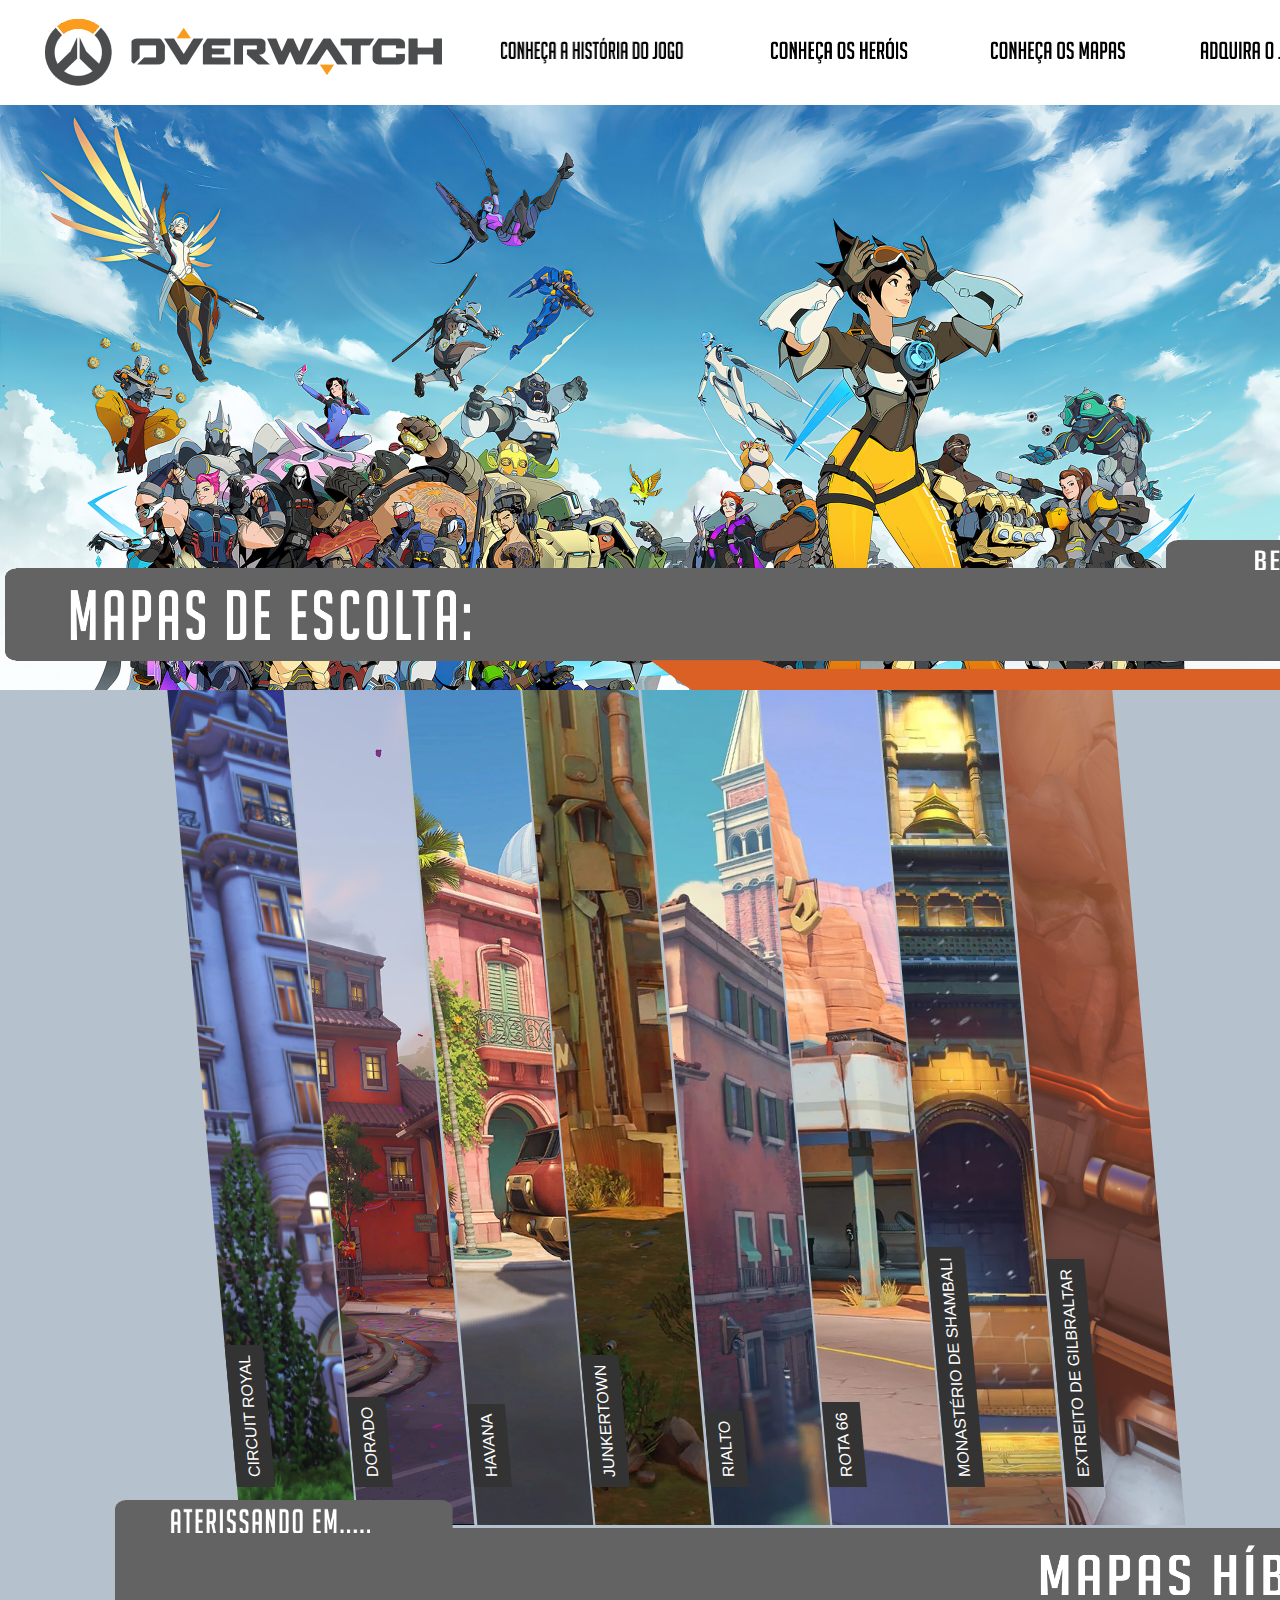
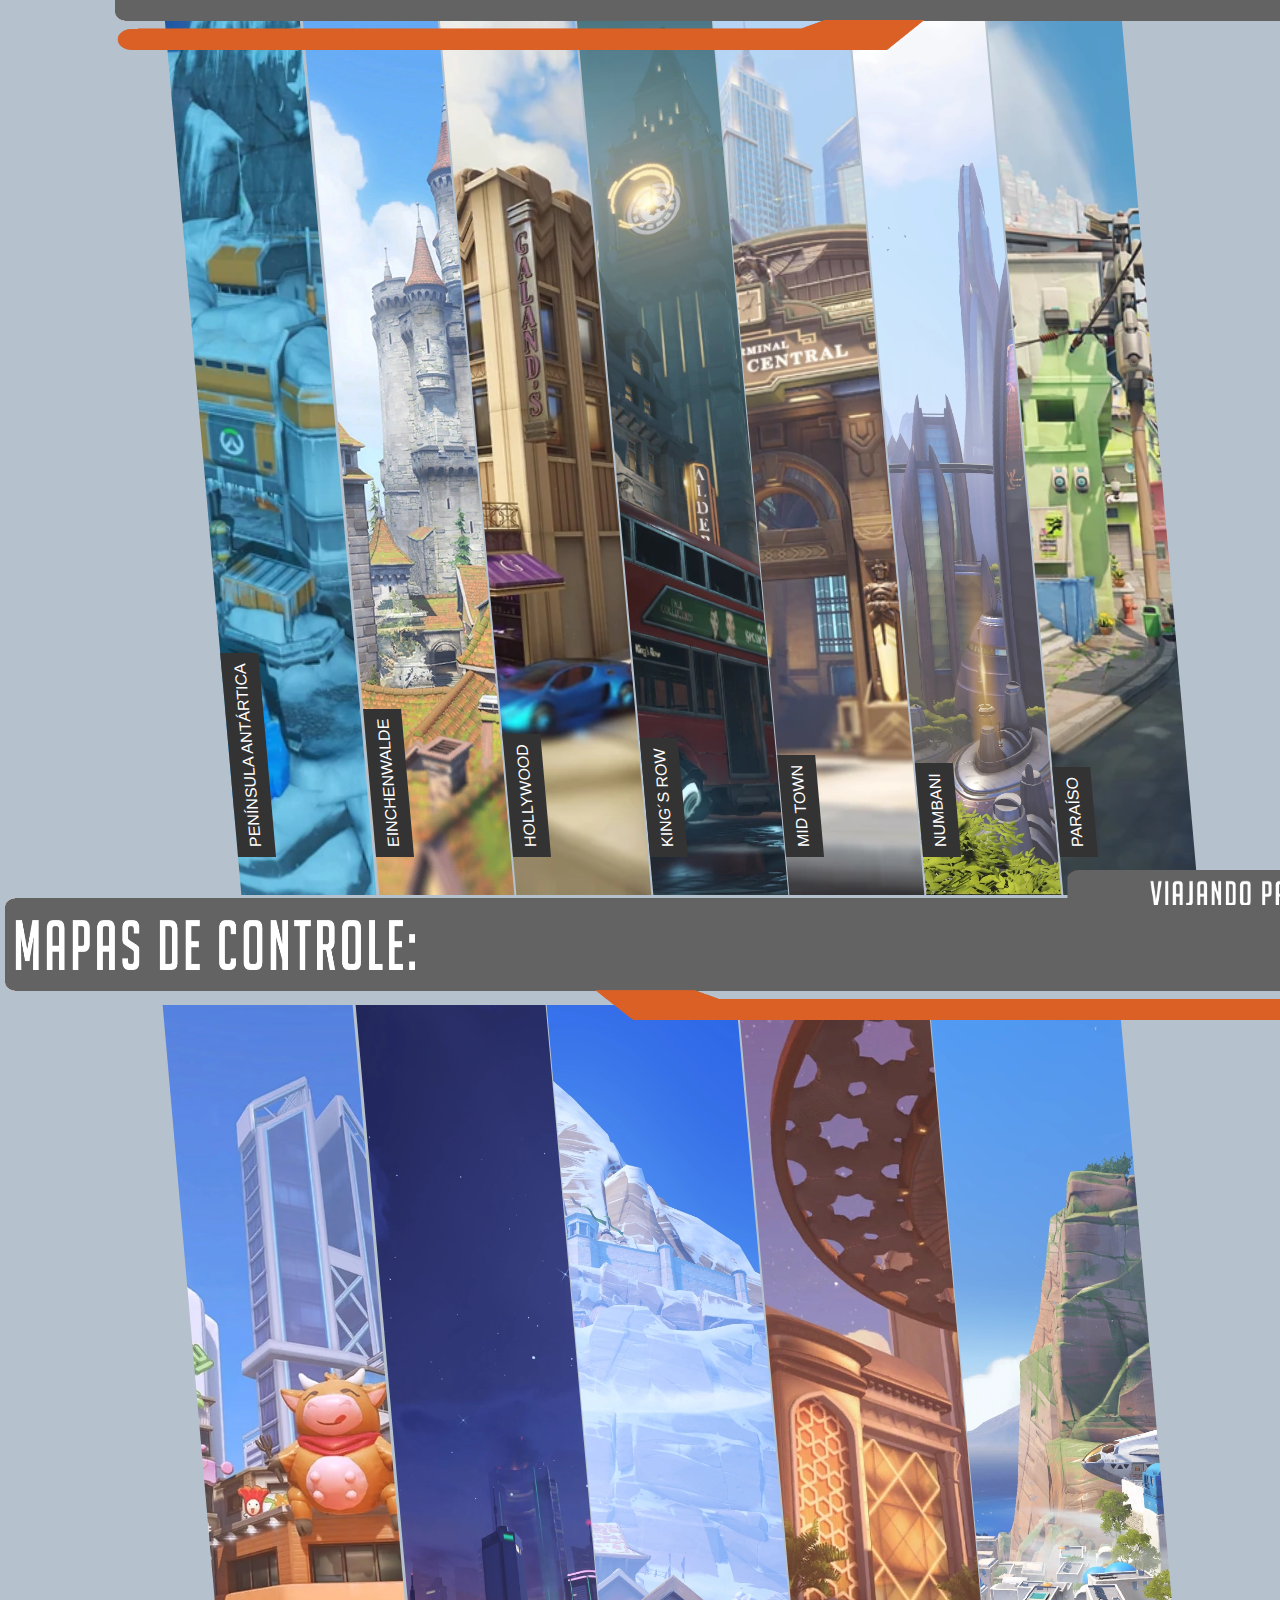
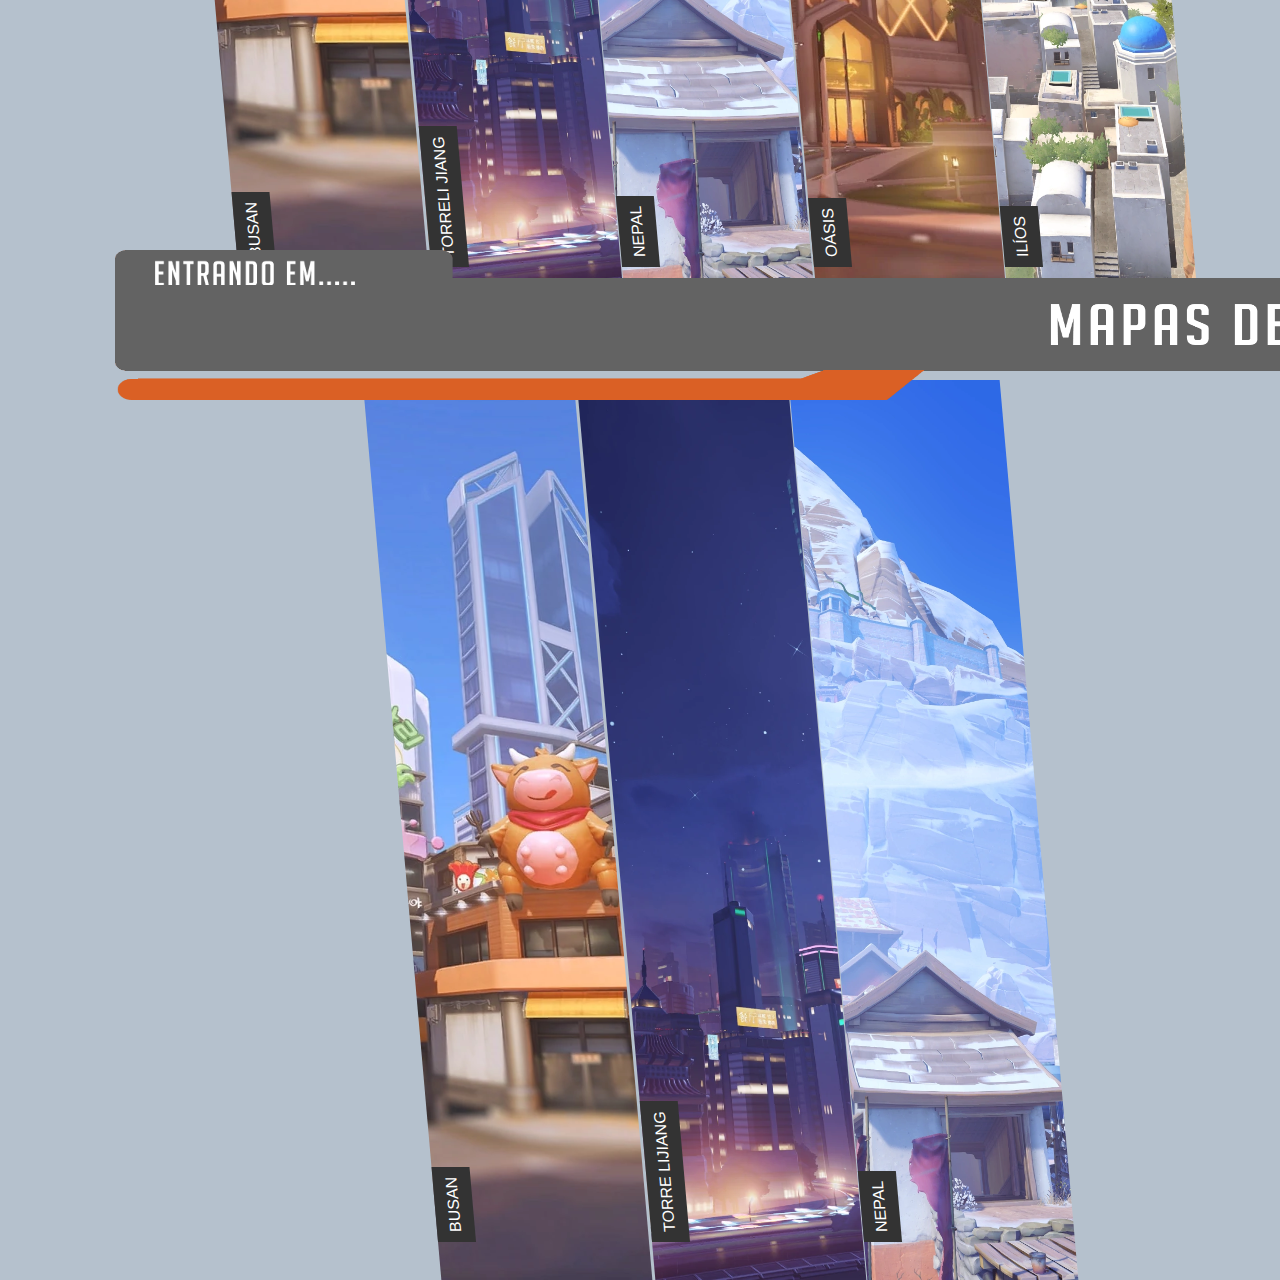
<file: mapas/carrocel-html-css-main/index.html>
<!DOCTYPE html>
<html lang="pt">

<head>
    <meta charset="UTF-8">
    <meta http-equiv="X-UA-Compatible" content="IE=edge">
    <link rel="shortcut icon" href="logo.png">
    <meta name="viewport" content="width=device-width, initial-scale=1.0">

    <link rel="stylesheet" href="styles.css">
    <title>Bem vindos á....</title>
</head>

<body>

    <div class="img-slide">
        <div class="img img1">
            <p>Circuit Royal</p>
        </div>

        <div class="img img02">
            <p>dorado</p>
        </div>

        <div class="img img03">
            <p>havana</p>
        </div>

        <div class="img img04">
            <p>junkertown</p>
        </div>
        <div class="img img5">
            <p>rialto</p>
        </div>
        <div class="img img6">
            <p>Rota 66</p>
        </div>
        <div class="img img7">
            <p>Monastério de shambali</p>
        </div>
        <div class="img img8">
            <p>Extreito de Gilbraltar</p>
        </div>
    </div>

    <div class="img-slide2">
        <div class="img2 img11">
            <p>península antártica</p>
        </div>

        <div class="img img21">
            <p>einchenwalde</p>
        </div>

        <div class="img img31">
            <p>hollywood</p>
        </div>

        <div class="img img41">
            <p>king´s row</p>
        </div>
        <div class="img img51">
            <p>mid town</p>
        </div>
        <div class="img img61">
            <p>numbani</p>
        </div>
        <div class="img img71">
            <p>paraíso</p>
        </div>
    </div>

    <div class="img-slide3">
        <div class="img3 img12">
            <p>busan</p>
        </div>

        <div class="img img22">
            <p>torreli jiang</p>
        </div>

        <div class="img img32">
            <p>nepal</p>
        </div>

        <div class="img img42">
            <p>oásis</p>
        </div>
        <div class="img img52">
            <p>ilíos</p>
        </div>
    </div>
    <div class="img-slide4">
        <div class="img4 img13">
            <p>busan</p>
        </div>

        <div class="img img23">
            <p>torre lijiang</p>
        </div>

        <div class="img img33">
            <p>nepal</p>
        </div>
    </div>

    <div class="elemento"><img class="logo" src="logo.png" alt="logo">
        <img class="nome" src="image (1).png" alt="overwatch">
        <a href="/historia/historia.html">
            <div class="botão1"></div>
        </a>
        <a href="/conheça os herois/herois.html">
            <div class="botão2"></div>
        </a>
        <a href="/">
            <div class="botão3"></div>
        </a>
        <a href="#">
            <div class="botão4"></div>

            <div class="wallmapas">
                
            </div>


            <div class="barra">
                <img src="Barra.png" alt="Barra" class="barra1">
            </div>

            <div class="barra"></div>
            <img src="barra2.png" alt="Barra2" class="barra2">
    </div>

    <div class="barra">
        <img src="Barra.png" alt="Barra3" class="barra3">
    </div>

    <div class="barra">
        <img src="barra2.png" alt="" class="barra4">
    </div>

    <div class="mapas">
        <img src="mapasdeEs.png" alt="mapa" class="mapa">
    </div>

    <div class="escritas">
        <img src="bemvindos.png" alt="escrita" class="bemvindo">
    </div>

    <div class="mapas">
        <img src="hibrido.png" alt="mapa" class="hibrido">
    </div>

    <div class="escrita">
        <img src="aterissando.png" alt="escrita" class="aterissando">
    </div>


    <div class="mapas">
        <img src="controle.png" alt="mapa" class="controle">
    </div>

    <div class="escrita">
        <img src="viajando.png" alt="escrita" class="viajando">
    </div>

    <div class="mapas">
        <img src="robo.png" alt="mapa" class="robo">
    </div>

    <div class="escrita">
        <img src="entrando.png" alt="escrita" class="entrando">
    </div>





</body>


</html>
</file>
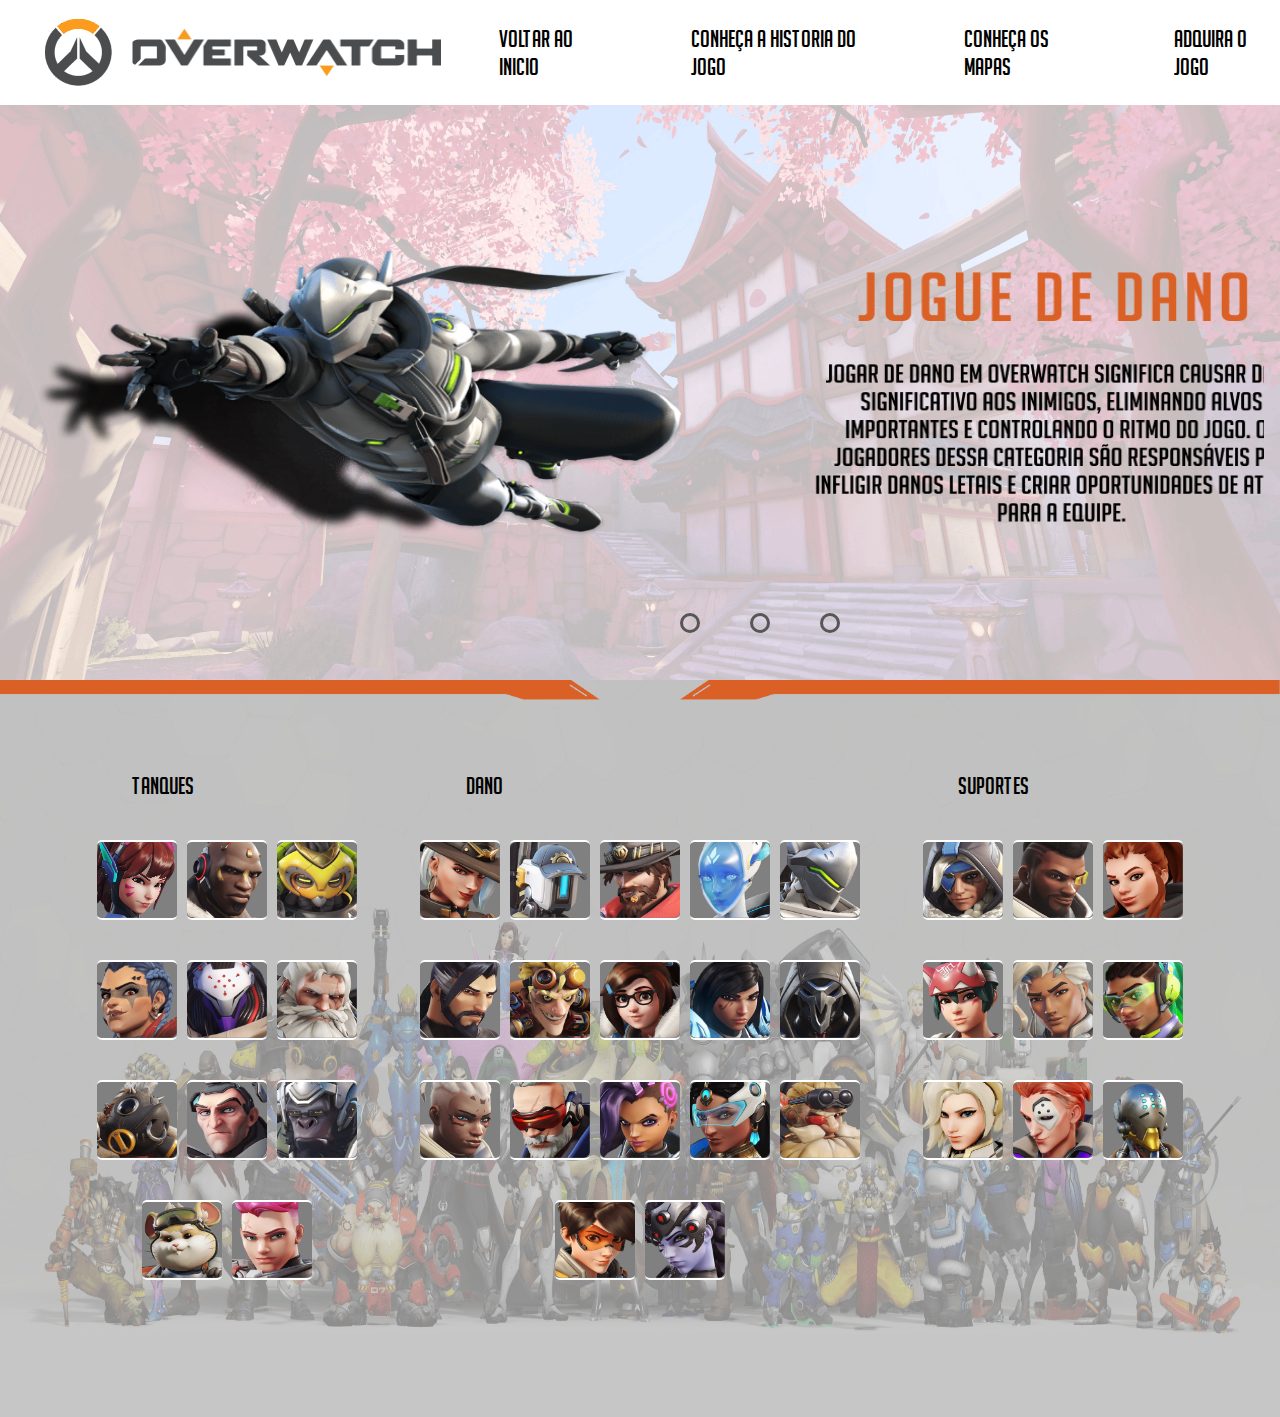
<file: conheça os herois/herois.html>
<!DOCTYPE html>
<html lang="pt-br">

<head>
    <meta charset="UTF-8">
    <meta http-equiv="X-UA-Compatible" content="IE=edge">
    <meta name="viewport" content="width=device-width, initial-scale=1.0">
    <link rel="shortcut icon" href="logo.png">
    <link rel="stylesheet" href="herois.css">
    <link rel="stylesheet" href="https://cdnjs.cloudflare.com/ajax/libs/font-awesome/6.4.0/css/all.min.css"
        integrity="sha512-iecdLmaskl7CVkqkXNQ/ZH/XLlvWZOJyj7Yy7tcenmpD1ypASozpmT/E0iPtmFIB46ZmdtAc9eNBvH0H/ZpiBw=="
        crossorigin="anonymous" referrerpolicy="no-referrer" />
    <title>Conheça os herois</title>
</head>

<body>
    <!-- header -->
    <div class="elemento"><img class="logo" src="logo.png" alt="logo">
        <img class="nome" src="image (1).png" alt="overwatch">

        <div class="botão1"><a id="link" href="/Overwatch.html">
                <p>Voltar ao inicio</p>
            </a></div>


        <div class="botão2"><a id="link" href="">
                <p>Conheça a historia do jogo</p>
            </a></div>


        <div class="botão3"><a id="link" href="">
                <p>Conheça os mapas</p>
            </a></div>

        <div class="botão4"><a class="ink" href="">
                <p>Adquira o jogo</p>
            </a></div>

    </div>
    <!-- fim header -->

    <!-- começamos o corpo do site -->

    <!-- imagem background -->
    <div class="mapa">
        <img class="mapaRosa" src="mapaRosa.png">

        <!-- fim imagem de fundo -->

        <!-- slider -->
        <div class="slider">
            <div class="slides">
                <input type="radio" name="radio-btn" id="radio1">
                <input type="radio" name="radio-btn" id="radio2">
                <input type="radio" name="radio-btn" id="radio3">

                <div class="slide first">
                    <img class="genji" src="sliderG.png" alt="">
                </div>
                <div class="slide">
                    <img class="gordo" src="image (4).png" alt="">
                </div>
                <div class="slide">
                    <img class="matheus" src="matheus (2).png" alt="">
                </div>

                <div class="navigation-auto">
                    <div class="auto-btn1"></div>
                    <div class="auto-btn2"></div>
                    <div class="auto-btn3"></div>
                </div>

            </div>
            <div class="navigation-manual">
                <label for="radio1" class="manual-btn"></label>
                <label for="radio2" class="manual-btn"></label>
                <label for="radio3" class="manual-btn"></label>
            </div>
        </div>
    </div>
    <!-- botoes de personagens -->
    <div class="class">
        <div class="borrinha" >
            <div class="borra">
                <img class="barra3" src="barra3.png" alt="">
            </div>
        </div>
        <div class="barrinha">
            <div class="barra2">
                <img class="baixo" src="/imagens/virado para baixo.png" alt="">
            </div>
        </div>
        <div class="tanks">
            <p class="linhaNome"><i class="fa-solid fa-shield"></i> Tanques</p>
            <div class="linha">

                <div id="tank"><img class="dva" src="dva.png" alt="d.v.a"></div>
                <div id="tank"><img class="doomfist" src="doom.png" alt="doomfist"></div>
                <div id="tank"><img class="orisa" src="orisa.png" alt="orisa"></div>
            </div>
            <div class="linha">
                <div id="tank"><img class="rainha" src="rainha.png" alt="rainhajunker"></div>
                <div id="tank"><img class="ramatra" src="ramatra.png" alt="ramattra"></div>
                <div id="tank"><img class="reinhardt" src="reinhardt.png" alt="reinhardt"></div>
            </div>
            <div class="linha">
                <div id="tank"><img class="roadhog" src="roadrog.png" alt="roadhog"></div>
                <div id="tank"><img class="sigmo" src="sigmo.png" alt=""></div>
                <div id="tank"><img class="winston" src="winston.png" alt=""></div>
            </div>
            <div class="linha">
                <div id="tank"><img class="ratinho" src="ratin.png" alt=""></div>
                <div id="tank"><img class="zarya" src="zarya.png" alt=""></div>
            </div>
        </div>
        <div class="danos">
            <p class="linhaDano"><i class="fa-solid fa-bolt"></i>Dano</p>
            <div class="linha">
                <div id="dano"><img class="ashe" src="ashe.png" alt="ashe"></div>
                <div id="dano"><img class="bastion" src="bastion.png" alt="bastion"></div>
                <div id="dano"><img class="cassidy" src="cassidy.png" alt="cassidy"></div>
                <div id="dano"><img class="echo" src="echo.png" alt="echo"></div>
                <div id="dano"><img class="ninja" src="genji.png" alt="genji"></div>
            </div>
            <div class="linha">
                <div id="dano"><img class="hanzo" src="hanzo.png" alt="hanzo"></div>
                <div id="dano"><img class="junkerat" src="junkerat.png" alt="junkerat"></div>
                <div id="dano"><img class="mei" src="mei.png" alt="mei"></div>
                <div id="dano"><img class="pharah" src="pharah.png" alt="pharah"></div>
                <div id="dano"><img class="reaper" src="reaper.png" alt="reaper"></div>
            </div>
            <div class="linha">
                <div id="dano"><img class="sojorn" src="sojorn.png" alt="sojorn"></div>
                <div id="dano"><img class="soldado" src="soldado76.png" alt="soldado76"></div>
                <div id="dano"><img class="sombra" src="sombra.png" alt="sombra"></div>
                <div id="dano"><img class="simmetra" src="simetra.png" alt="simmetra"></div>
                <div id="dano"><img class="tobjorn" src="tobjorn.png" alt="tobjorn"></div>
            </div>
            <div class="linha">
                <div id="dano"><img class="tracer" src="tracer.png" alt="tracer"></div>
                <div id="dano"><img class="window" src="window.png" alt="windowmaker"></div>
            </div>
        </div>
        <div class="sups">
            <p class="linhaSup"><i class="fa-solid fa-hand-holding-medical"></i>Suportes</p>
            <div class="linha">
                <div id="sup"><img class="ana" src="ana.png" alt=""></div>
                <div id="sup"><img class="batiste" src="batiste.png" alt=""></div>
                <div id="sup"><img class="brigitte" src="brigite.png" alt=""></div>
            </div>
            <div class="linha">
                <div id="sup"><img class="kiriko" src="kiriko.png" alt=""></div>
                <div id="sup"><img class="life" src="life.png" alt=""></div>
                <div id="sup"><img class="lúcio" src="lucio.png" alt=""></div>
            </div>
            <div class="linha">
                <div id="sup"><img class="mercy" src="mercy.png" alt=""></div>
                <div id="sup"><img class="moira" src="moira.png" alt=""></div>
                <div id="sup"><img class="zenyatta" src="zeniata.png" alt=""></div>
            </div>
        </div>
    </div>
    <!-- fim dos botoes -->

</body>

</html>
</file>
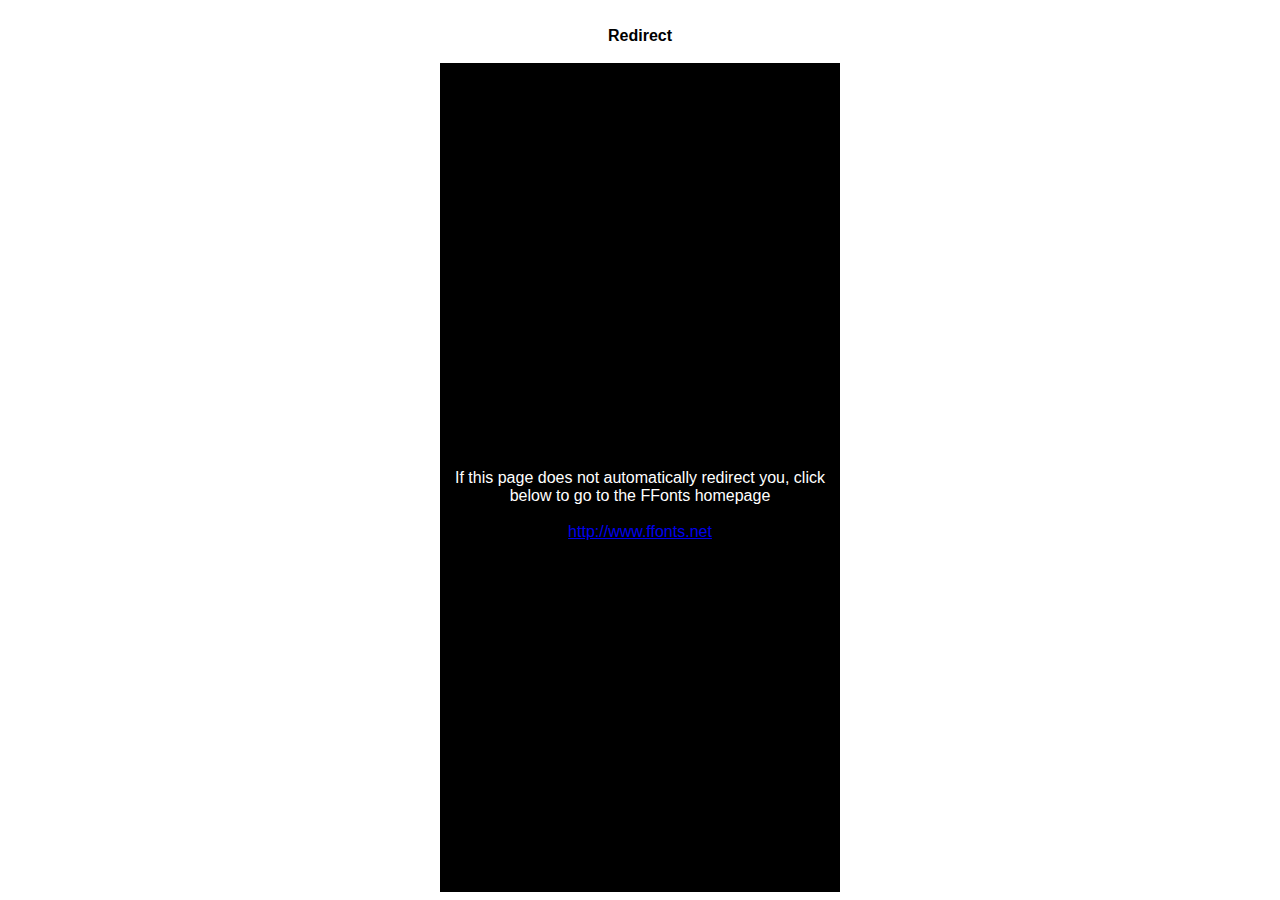
<file: font/ffonts.net.htm>
<HTML>
<HEAD>
<TITLE>FFonts - Redirect</TITLE>
<meta http-equiv="refresh" content="1;url=http://www.ffonts.net">
<script language="javascript">
<!-- 
//location.replace("http://www.ffonts.net");
-->
</script>
</HEAD>

<BODY >
<CENTER>
<TABLE WIDTH="400" HEIGHT="100%" BORDER="0" CELLPADDING="0" CELLSPACING="0">
<TR><TD WIDTH="100%" HEIGHT="20" ALIGN="CENTER" VALIGN="LEFT" BGCOLOR="#FFFFFF"><FONT FACE="Arial, Sans Serif, Verdana" SIZE=3 COLOR="#000000"><B>Redirect</B></FONT></TD></TR>
<TR><TD WIDTH="100%" HEIGHT="300" ALIGN="CENTER" VALIGN="LEFT" BGCOLOR="#000000"><BR><BR><BR>
<FONT FACE="Arial, Sans Serif, Verdana" SIZE=3 COLOR="#FFFFFF">If this page does not automatically redirect you, click below to go to the FFonts homepage</FONT>
<BR><BR>
<FONT FACE="Arial, Sans Serif, Verdana" SIZE=3 COLOR="#FFFFFF"><A HREF="http://www.ffonts.net" TARGET="_top">http://www.ffonts.net</A>
</TD></TR>
</TD></TR>
</TABLE>
</CENTER>
</BODY>
</HTML>
</file>
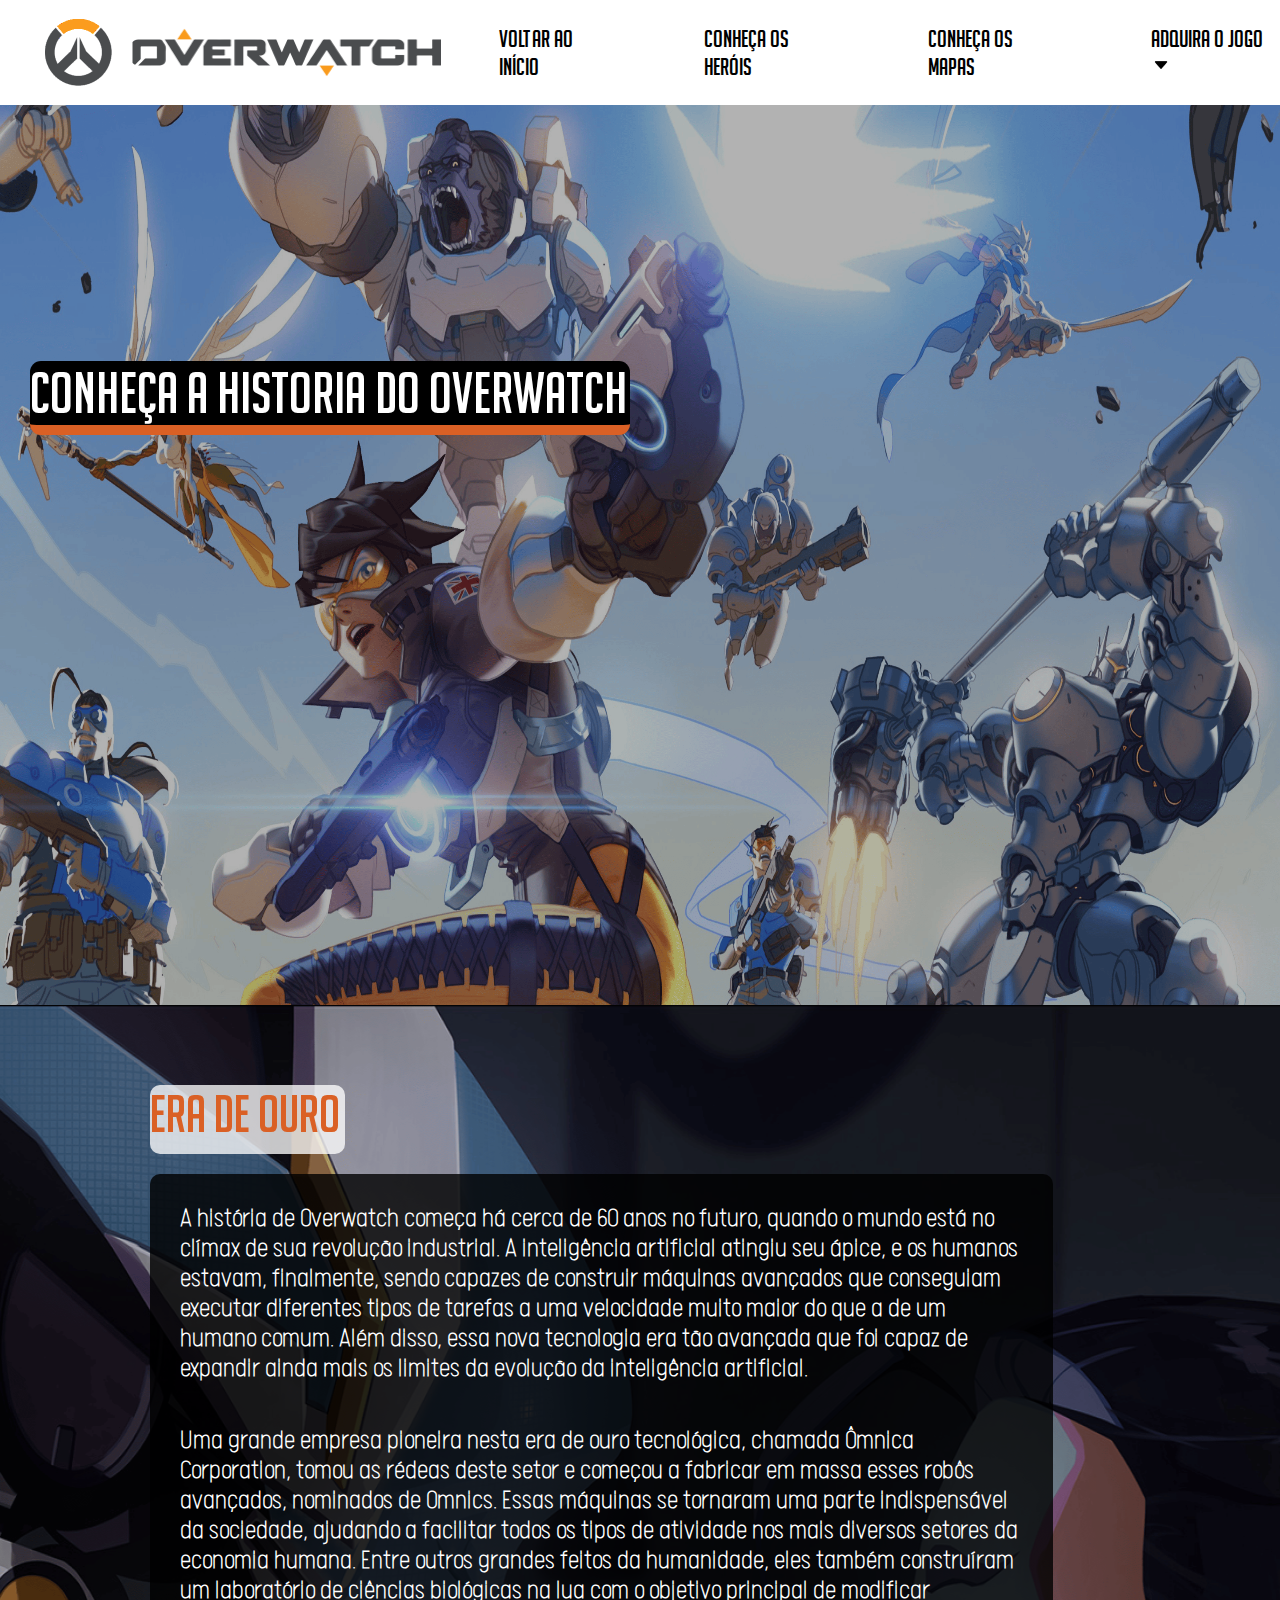
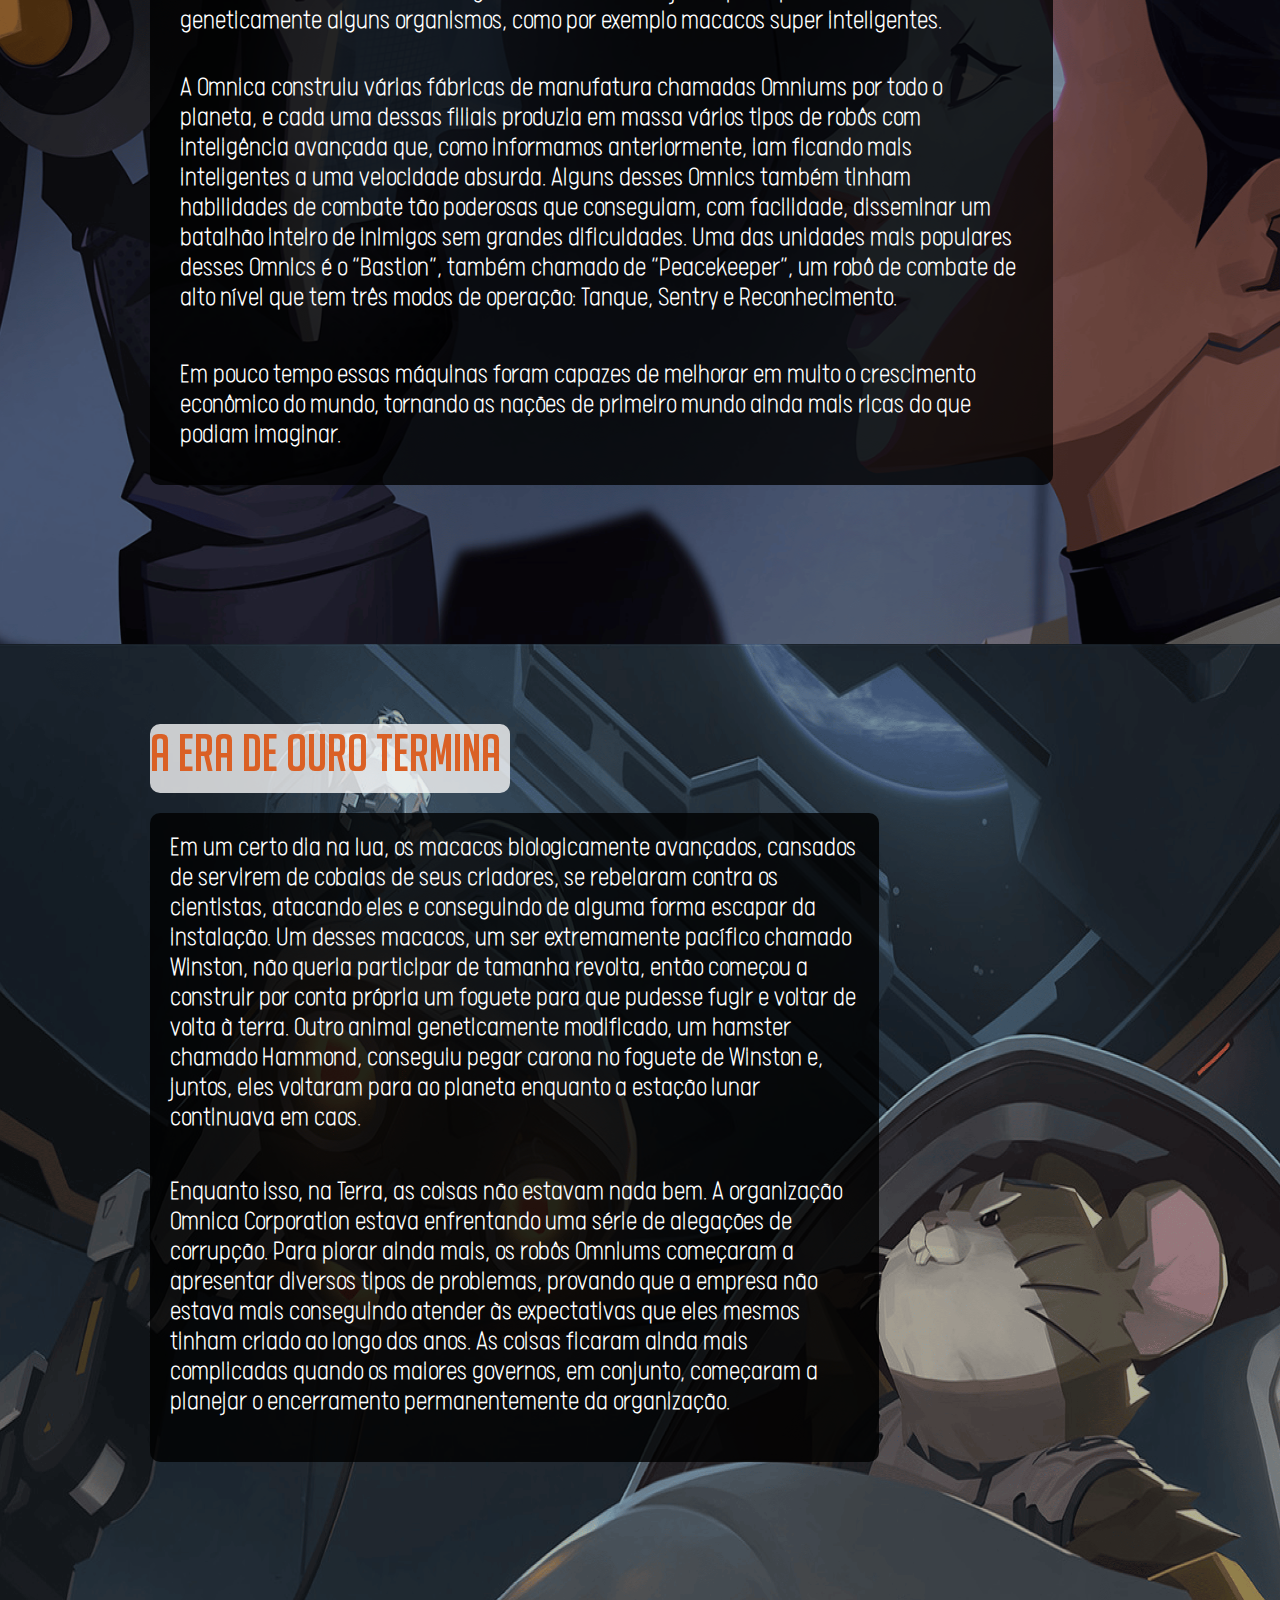
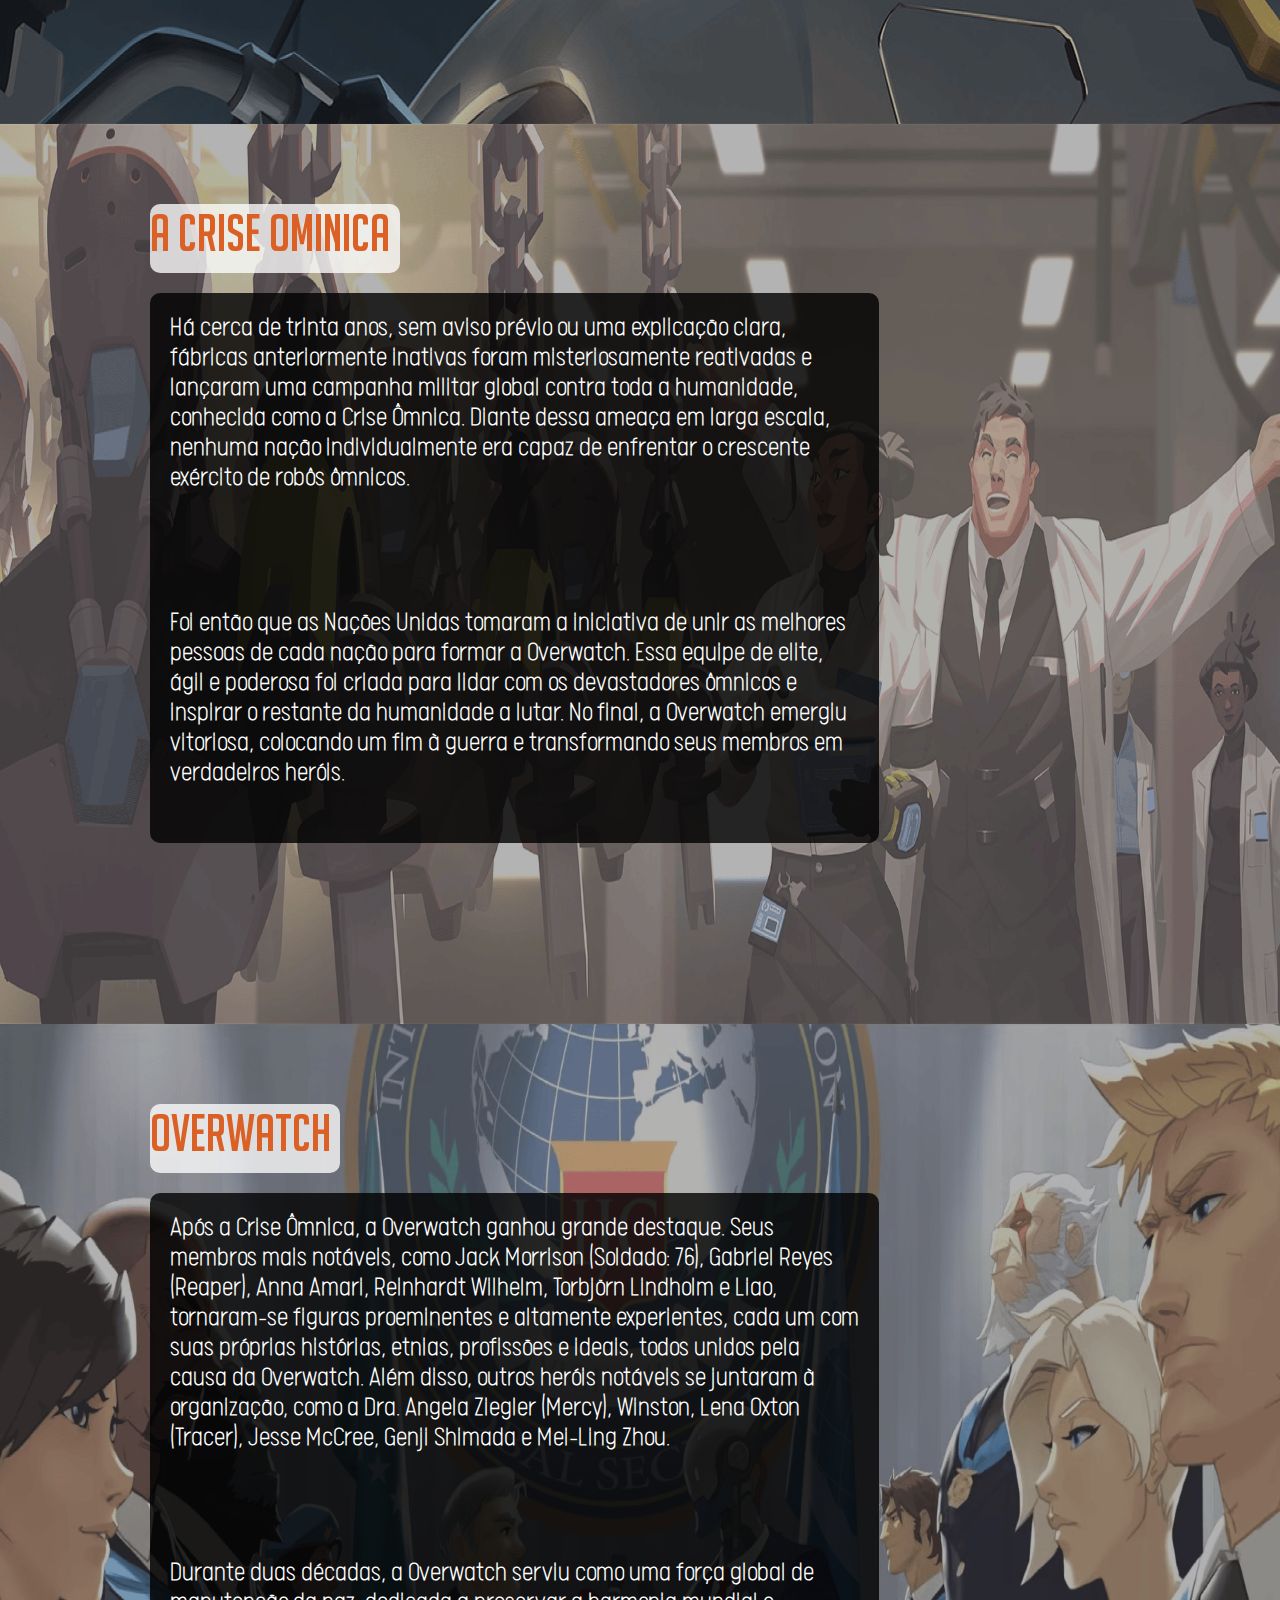
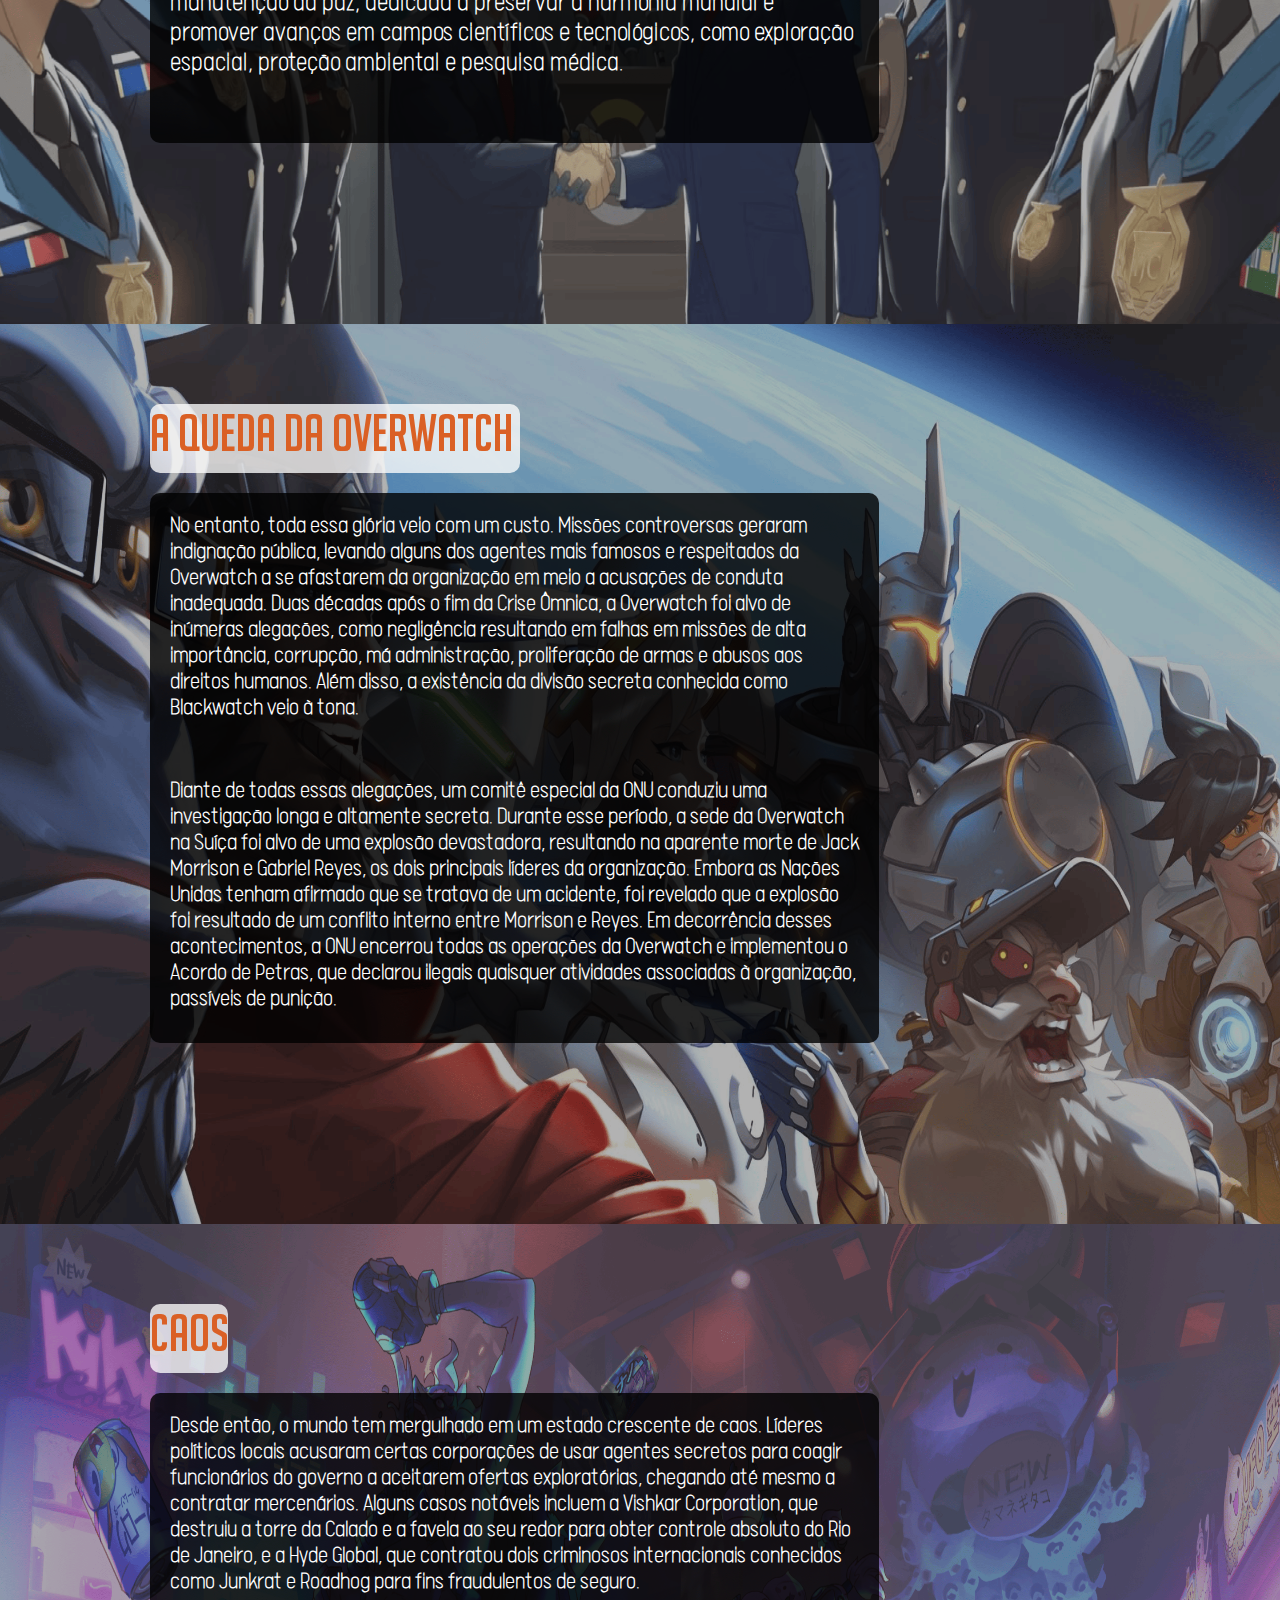
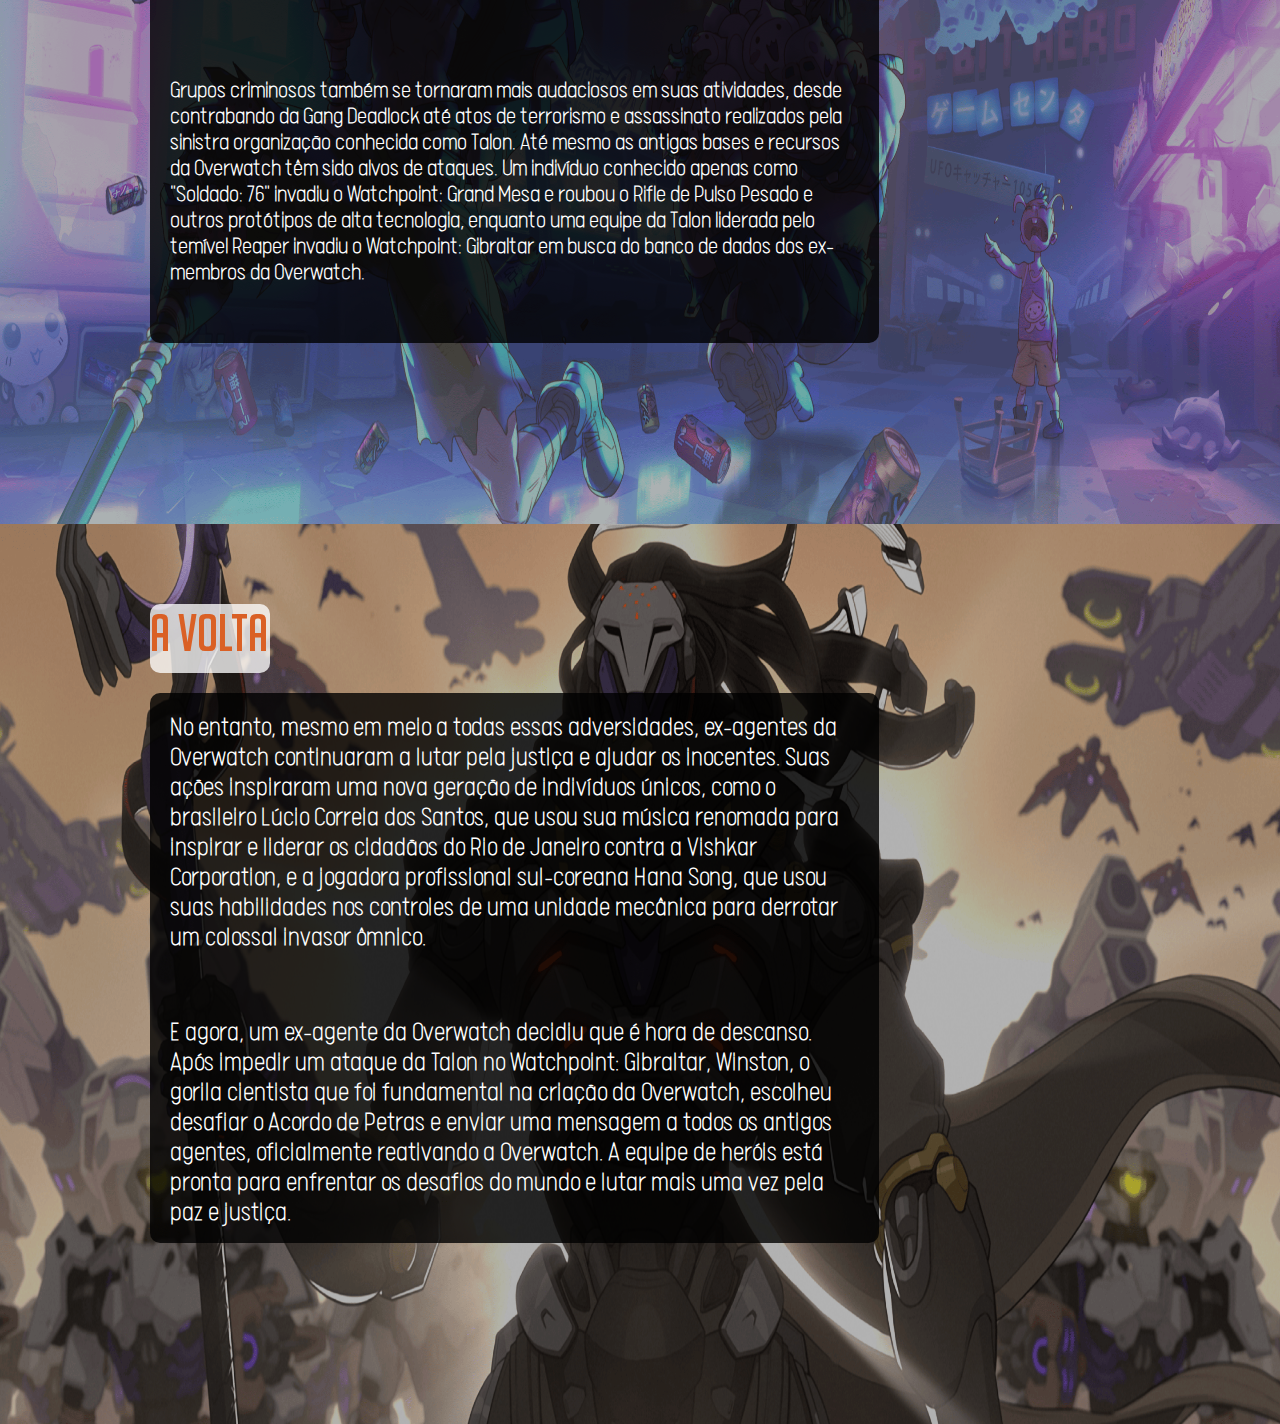
<file: historia/historia.html>
<!DOCTYPE html>
<html lang="en">

<head>
    <meta charset="UTF-8">
    <meta http-equiv="X-UA-Compatible" content="IE=edge">
    <meta name="viewport" content="width=device-width, initial-scale=1.0">
    <link rel="shortcut icon" href="/imagens/logo.png">
    <link rel="stylesheet" href="historia.css">
    <link rel="stylesheet" href="https://unpkg.com/aos@next/dist/aos.css" />
    <title>Historia Overwatch</title>
</head>

<body>
    <!-- header -->
    <div class="elemento"><img class="logo" src="/imagens/logo.png" alt="logo">
        <img class="nome" src="/conheça os herois/image (1).png" alt="overwatch">

        <div class="botão1"><a id="link" href="/Overwatch.html">
                <p>Voltar ao início</p>
            </a></div>


        <div class="botão2"><a id="link" href="/conheça os herois/herois.html">
                <p>Conheça os heróis</p>
            </a></div>


        <div class="botão3"><a id="link" href="/mapas/carrocel-html-css-main/index.html">
                <p>Conheça os mapas</p>
            </a></div>

        <div class="botão4"><a class="ink" href="">
                <p>Adquira o jogo<img class="arrow" src="/conheça os herois/arrow.png"></p>
            </a></div>

    </div>
    <!-- fim do header -->
    <!-- corpo do site -->

    <div class="historia">
        <div class="main">
            <p class="titulo">Conheça a historia do Overwatch</p>
        </div>
    </div>

    <div class="ouro">
        <div class="dentro">
            <div class="um">
                <div class="title">
                    <p class="din">Era de ouro</p>
                </div>
            </div>
            <div class="text">
                <div class="textum">
                    <p>A história de Overwatch começa há cerca de 60 anos no futuro, quando o mundo está no clímax de
                        sua revolução industrial. A inteligência artificial atingiu seu ápice, e os humanos estavam,
                        finalmente, sendo capazes de construir máquinas avançados que conseguiam executar diferentes
                        tipos de tarefas a uma velocidade muito maior do que a de um humano comum. Além disso, essa nova
                        tecnologia era tão avançada que foi capaz de expandir ainda mais os limites da evolução da
                        inteligência artificial.</p>
                </div>
                <div class="textdois">
                    <p>Uma grande empresa pioneira nesta era de ouro tecnológica, chamada Ômnica Corporation, tomou as
                        rédeas deste setor e começou a fabricar em massa esses robôs avançados, nominados de Omnics.
                        Essas máquinas se tornaram uma parte indispensável da sociedade, ajudando a facilitar todos os
                        tipos de atividade nos mais diversos setores da economia humana. Entre outros grandes feitos da
                        humanidade, eles também construíram um laboratório de ciências biológicas na lua com o objetivo
                        principal de modificar geneticamente alguns organismos, como por exemplo macacos super
                        inteligentes.</p>
                </div>
                <div class="texttres">A Omnica construiu várias fábricas de manufatura chamadas Omniums por todo o
                    planeta, e cada uma dessas filiais produzia em massa vários tipos de robôs com inteligência avançada
                    que, como informamos anteriormente, iam ficando mais inteligentes a uma velocidade absurda. Alguns
                    desses Omnics também tinham habilidades de combate tão poderosas que conseguiam, com facilidade,
                    disseminar um batalhão inteiro de inimigos sem grandes dificuldades. Uma das unidades mais populares
                    desses Omnics é o “Bastion”, também chamado de “Peacekeeper”, um robô de combate de alto nível que
                    tem três modos de operação: Tanque, Sentry e Reconhecimento.</div>
                <div class="textquatro">Em pouco tempo essas máquinas foram capazes de melhorar em muito o crescimento
                    econômico do mundo, tornando as nações de primeiro mundo ainda mais ricas do que podiam imaginar.
                </div>
            </div>
        </div>
    </div>

    <div class="ratin">
        <div class="fora">
            <div class="doiz">
                <div class="titin">
                    <p class="oreia" >A ERA DE OURO TERMINA</p>
                </div>
            </div>
            <div class="rato">
                <div class="textrato" >Em um certo dia na lua, os macacos biologicamente avançados, cansados de servirem de cobaias de seus criadores, se rebelaram contra os cientistas, atacando eles e conseguindo de alguma forma escapar da instalação. Um desses macacos, um ser extremamente pacífico chamado Winston, não queria participar de tamanha revolta, então começou a construir por conta própria um foguete para que pudesse fugir e voltar de volta à terra. Outro animal geneticamente modificado, um hamster chamado Hammond, conseguiu pegar carona no foguete de Winston e, juntos, eles voltaram para ao planeta enquanto a estação lunar continuava em caos.</div>
                <div class="textratodois" >Enquanto isso, na Terra, as coisas não estavam nada bem. A organização Omnica Corporation estava enfrentando uma série de alegações de corrupção. Para piorar ainda mais, os robôs Omniums começaram a apresentar diversos tipos de problemas, provando que a empresa não estava mais conseguindo atender às expectativas que eles mesmos tinham criado ao longo dos anos. As coisas ficaram ainda mais complicadas quando os maiores governos, em conjunto, começaram a planejar o encerramento permanentemente da organização.</div>
            </div>
        </div>
    </div>
    <div class="crise">
        <div class="forin">
            <div class="uno">
                <div class="tim">
                    <p class="Omnica" >A CRise ominica</p>
                </div>
            </div>
            <div class="deus">
                <div class="textozo" >Há cerca de trinta anos, sem aviso prévio ou uma explicação clara, fábricas anteriormente inativas foram misteriosamente reativadas e lançaram uma campanha militar global contra toda a humanidade, conhecida como a Crise Ômnica. Diante dessa ameaça em larga escala, nenhuma nação individualmente era capaz de enfrentar o crescente exército de robôs ômnicos.</div>
                <div class="textozin" >Foi então que as Nações Unidas tomaram a iniciativa de unir as melhores pessoas de cada nação para formar a Overwatch. Essa equipe de elite, ágil e poderosa foi criada para lidar com os devastadores ômnicos e inspirar o restante da humanidade a lutar. No final, a Overwatch emergiu vitoriosa, colocando um fim à guerra e transformando seus membros em verdadeiros heróis.</div>
            </div>
        </div>
    </div>
<!--  -->
    <div class="tracer">
        <div class="governo">
            <div class="cinco">
                <div class="maia">
                    <p class="over" >Overwatch</p>
                </div>
            </div>
            <div class="maga">
                <div class="tesis" >Após a Crise Ômnica, a Overwatch ganhou grande destaque. Seus membros mais notáveis, como Jack Morrison (Soldado: 76), Gabriel Reyes (Reaper), Anna Amari, Reinhardt Wilhelm, Torbjörn Lindholm e Liao, tornaram-se figuras proeminentes e altamente experientes, cada um com suas próprias histórias, etnias, profissões e ideais, todos unidos pela causa da Overwatch. Além disso, outros heróis notáveis se juntaram à organização, como a Dra. Angela Ziegler (Mercy), Winston, Lena Oxton (Tracer), Jesse McCree, Genji Shimada e Mei-Ling Zhou.</div>
                <div class="tezin" >Durante duas décadas, a Overwatch serviu como uma força global de manutenção da paz, dedicada a preservar a harmonia mundial e promover avanços em campos científicos e tecnológicos, como exploração espacial, proteção ambiental e pesquisa médica.</div>
            </div>
        </div>
    </div>

<!--  -->
    <div class="guerra">
        <div class="macaco">
            <div class="fone">
                <div class="maias">
                    <p class="overri" >A QUEDA DA Overwatch</p>
                </div>
            </div>
            <div class="magala">
                <div class="tezz" >No entanto, toda essa glória veio com um custo. Missões controversas geraram indignação pública, levando alguns dos agentes mais famosos e respeitados da Overwatch a se afastarem da organização em meio a acusações de conduta inadequada. Duas décadas após o fim da Crise Ômnica, a Overwatch foi alvo de inúmeras alegações, como negligência resultando em falhas em missões de alta importância, corrupção, má administração, proliferação de armas e abusos aos direitos humanos. Além disso, a existência da divisão secreta conhecida como Blackwatch veio à tona.</div>
                <div class="teoo" >Diante de todas essas alegações, um comitê especial da ONU conduziu uma investigação longa e altamente secreta. Durante esse período, a sede da Overwatch na Suíça foi alvo de uma explosão devastadora, resultando na aparente morte de Jack Morrison e Gabriel Reyes, os dois principais líderes da organização. Embora as Nações Unidas tenham afirmado que se tratava de um acidente, foi revelado que a explosão foi resultado de um conflito interno entre Morrison e Reyes. Em decorrência desses acontecimentos, a ONU encerrou todas as operações da Overwatch e implementou o Acordo de Petras, que declarou ilegais quaisquer atividades associadas à organização, passíveis de punição.</div>
            </div>
        </div>
    </div>
<!--  -->
    <div class="junk">
        <div class="bomba">
            <div class="usa">
                <div class="barriga">
                    <p class="titu" >CAOS</p>
                </div>
            </div>
            <div class="pao">
                <div class="tso" >Desde então, o mundo tem mergulhado em um estado crescente de caos. Líderes políticos locais acusaram certas corporações de usar agentes secretos para coagir funcionários do governo a aceitarem ofertas exploratórias, chegando até mesmo a contratar mercenários. Alguns casos notáveis incluem a Vishkar Corporation, que destruiu a torre da Calado e a favela ao seu redor para obter controle absoluto do Rio de Janeiro, e a Hyde Global, que contratou dois criminosos internacionais conhecidos como Junkrat e Roadhog para fins fraudulentos de seguro.</div>
                <div class="asta" >Grupos criminosos também se tornaram mais audaciosos em suas atividades, desde contrabando da Gang Deadlock até atos de terrorismo e assassinato realizados pela sinistra organização conhecida como Talon. Até mesmo as antigas bases e recursos da Overwatch têm sido alvos de ataques. Um indivíduo conhecido apenas como "Soldado: 76" invadiu o Watchpoint: Grand Mesa e roubou o Rifle de Pulso Pesado e outros protótipos de alta tecnologia, enquanto uma equipe da Talon liderada pelo temível Reaper invadiu o Watchpoint: Gibraltar em busca do banco de dados dos ex-membros da Overwatch.</div>
            </div>
        </div>
    </div>
<!-- 
 -->

 <div class="rama">
    <div class="bo">
        <div class="usio">
            <div class="bar">
                <p class="titi" >A VOLTA</p>
            </div>
        </div>
        <div class="paoz">
            <div class="tsoz" >No entanto, mesmo em meio a todas essas adversidades, ex-agentes da Overwatch continuaram a lutar pela justiça e ajudar os inocentes. Suas ações inspiraram uma nova geração de indivíduos únicos, como o brasileiro Lúcio Correia dos Santos, que usou sua música renomada para inspirar e liderar os cidadãos do Rio de Janeiro contra a Vishkar Corporation, e a jogadora profissional sul-coreana Hana Song, que usou suas habilidades nos controles de uma unidade mecânica para derrotar um colossal invasor ômnico.</div>
            <div class="astaz" >E agora, um ex-agente da Overwatch decidiu que é hora de descanso. Após impedir um ataque da Talon no Watchpoint: Gibraltar, Winston, o gorila cientista que foi fundamental na criação da Overwatch, escolheu desafiar o Acordo de Petras e enviar uma mensagem a todos os antigos agentes, oficialmente reativando a Overwatch. A equipe de heróis está pronta para enfrentar os desafios do mundo e lutar mais uma vez pela paz e justiça.</div>
        </div>
    </div>
</div>

</body>

</html>
</file>
<file: mapas/carrocel-html-css-main/styles.css>
*{
    border: 0;
    margin: 0;
    padding: 0;
    box-sizing: border-box;
}



body {
    justify-content: center;
    align-items: center;
    font-family: sans-serif;
background-color: #b5c1cd;
}

.wallmapas{
    width: 100vw;
    height: 65vh;
    background-image: url(mapas\ wall.jpg);
    background-size: 100vw 80vh;
    top: 105px;
    
    position: absolute;
    z-index: 0;
}
.img {
    flex: 1;
    height: 100%;
    transform: skew(5deg);
    cursor: pointer;
    margin: 0 1px;
    transition: all 0.3s;
    background-repeat: no-repeat;
    background-size: cover;
    background-position: center;
    position: relative;
}

.img1 {
    background-image: url("circuitRoyal.webp");
    height: 100vh;
}

.img02 {
    background-image: url('dorado.jpg');
    height: 100vh;
}

.img03 {
    background-image: url('Havana.webp');
    height: 100vh;
}

.img04 {
    background-image: url('Junkertown.webp');
    height: 100vh;
}

.img5 {
    background-image: url('Rialto.webp');
    height: 100vh;
}

.img6 {
    background-image: url('Route_66.webp');
    height: 100vh;
}

.img7 {
    background-image: url('monasterioShambali.webp');
    height: 100vh;
}

.img8 {
    background-image: url('extreitoGibraltar.jpg');
    height: 100vh;
}

.img p {
    position: absolute;
    left: 0;
    bottom: 0;
    padding: 10px;
    background-color: #333;
    transform: rotate(-90deg);
    transition: all 0.3s;
    transform-origin: 0% 0%;
    color: #ffffff;
    text-transform: uppercase;
    white-space: nowrap;
}

.img-slide:hover .img {
    transform: skew(0);
}

.img:hover {
    flex: 5;
}

.img:hover p {
    background-color: #2c2c2c;
    transform: rotate(0deg);
}

.img-slide {
    position: absolute;
    top: 1000px;
    width: 74%;
    height: 150px;
    display: flex;
    margin-top: 0;
    align-items: center;
    left: 200px;

}


.img2 {
    flex: 1;
    height: 100%;
    transform: skew(5deg);
    cursor: pointer;
    margin: 0 2px;
    transition: all 0.3s;
    background-repeat: no-repeat;
    background-size: cover;
    background-position: center;
    position: relative;
}

.img11 {
    background-image: url("peninsulaAntartica.webp");
    height: 100vh;
}

.img21 {
    background-image: url('Eichenwalde.webp');
    height: 100vh;
}

.img31 {
    background-image: url('Hollywood.webp');
    height: 100vh;
}

.img41 {
    background-image: url('KingsRow.webp');
    height: 100vh;
}

.img51 {
    background-image: url('MidTown.webp');
    height: 100vh;
}

.img61 {
    background-image: url('Numbani.webp');
    height: 100vh;
}

.img71 {
    background-image: url('Paraiso.webp');
    height: 100vh;
}

.img2 p {
    position: absolute;
    left: 0;
    bottom: 0;
    padding: 10px;
    background-color: #333;
    transform: rotate(-90deg);
    transition: all 0.3s;
    transform-origin: 0% 0%;
    color: #ffffff;
    text-transform: uppercase;
    white-space: nowrap;
}

.img-slide2:hover .img {
    transform: skew(0);
}

.img2:hover {
    flex: 5;
}

.img2:hover p {
    background-color: #2c2c2c;
    transform: rotate(0deg);
}

.img-slide2 {
    position: absolute;
    top: 1970px;
    width: 75%;
    height: 150px;
    display: flex;
    margin-top: 0;
    align-items: center;
    left: 200px;
}

.img3 {
    flex: 1;
    height: 100%;
    transform: skew(5deg);
    cursor: pointer;
    margin: 0 2px;
    transition: all 0.3s;
    background-repeat: no-repeat;
    background-size: cover;
    background-position: center;
    position: relative;
}

.img12 {
    background-image: url("Busan.webp");
    height: 100vh;
}

.img22 {
    background-image: url('Lijiang.webp');
    height: 100vh;
}

.img32 {
    background-image: url('Nepal.webp');
    height: 100vh;
}

.img42 {
    background-image: url('Oasis.webp');
    height: 100vh;
}

.img52 {
    background-image: url('Ilios.webp');
    height: 100vh;
}

.img3 p {
    position: absolute;
    left: 0;
    bottom: 0;
    padding: 10px;
    background-color: #333;
    transform: rotate(-90deg);
    transition: all 0.3s;
    transform-origin: 0% 0%;
    color: #ffffff;
    text-transform: uppercase;
    white-space: nowrap;
}

.img-slide3:hover .img {
    transform: skew(0);
}

.img3:hover {
    flex: 5;
}

.img3:hover p {
    background-color: #2c2c2c;
    transform: rotate(0deg);
}

.img-slide3 {
    position: absolute;
    top: 2830px;
    width: 75%;
    height: 50vh;
    display: flex;
    margin-top: 0;
    align-items: center;
    left: 200px;
}

.img4 {
    flex: 1;
    height: 100%;
    transform: skew(5deg);
    cursor: pointer;
    margin: 0 2px;
    transition: all 0.3s;
    background-repeat: no-repeat;
    background-size: cover;
    background-position: center;
    position: relative;
}

.img13 {
    background-image: url("Busan.webp");
    height: 100vh;
}

.img23 {
    background-image: url('Lijiang.webp');
    height: 100vh;
}

.img33 {
    background-image: url('Nepal.webp');
    height: 100vh;
}

.img4 p {
    position: absolute;
    left: 0;
    bottom: 0;
    padding: 10px;
    background-color: #333;
    transform: rotate(-90deg);
    transition: all 0.3s;
    transform-origin: 0% 0%;
    color: #ffffff;
    text-transform: uppercase;
    white-space: nowrap;
}

.img-slide4:hover .img {
    transform: skew(0);
}

.img4:hover {
    flex: 5;
}

.img4:hover p {
    background-color: #2c2c2c;
    transform: rotate(0deg);
}

.img-slide4 {
    position: absolute;
    top: 3850px;
    width: 50%;
    height: 40vh;
    display: flex;
    margin-top: 0;
    align-items: center;
    left: 400px;
}


.elemento {
    width: 100vw;
    height: 105px;
    background-color: rgb(255, 255, 255);
    z-index: 100;
}

background {
    background-color: lightblue;
}

.back {
    width: 100vw;
    height: 765px;

}

.logo {
    position: absolute;
    width: 66.58px;
    height: 66.58px;
    left: 45px;
    top: 19px;

}

.nome {
    position: absolute;
    width: 310.52px;
    height: 48.69px;
    left: 131.48px;
    top: 27.24px;
}

.botão1 {
    background-image: url(historia\ jogo.png);
    background-size: 204px 29px;
    position: absolute;
    width: 204px;
    height: 29px;
    left: 500px;
    top: 37px;

}

.botão1:hover {
    background-image: url(imagem\ efeito.png);
    background-size: 204px 48px;
    position: absolute;
    width: 204px;
    height: 29px;
    left: 500px;
    top: 37px;
}

.botão2 {
    background-image: url(herois.png);
    background-size: 164px 29px;
    position: absolute;
    width: 164px;
    height: 29px;
    left: 770px;
    top: 37px;

}

.botão2:hover {
    background-image: url(herois\ laranja.png);
    background-size: 171px 49px;
    position: absolute;
    width: 164px;
    height: 29px;
    left: 770px;
    top: 37px;
}

.botão3 {
    background-image: url(mapas.png);
    background-size: 164px 29px;
    position: absolute;
    width: 164px;
    height: 29px;
    left: 990px;
    top: 37px;
}

.botão3:hover {
    background-image: url(conheça\ os\ mapas\ laranja.png);
    background-size: 164px 49px
}

.botão4 {
    background-image: url(adquira\ o\ jogo.png);
    background-size: 164px 29px;
    position: absolute;
    width: 164px;
    height: 29px;
    left: 1200px;
    top: 37px;
}

.barra1{
    top: 540px;
    position: absolute;
    display: flex;
    height: 150px;
    width: 1530px;
    left: 5px;



}

.barra2{
    top: 1500px;
    position: absolute;
    display: flex;
    height: 150px;
    width: 1400px;
    left: 115px;
}


.barra3{
    top: 2470px;
    position: absolute;
    display: flex;
    height: 150px;
    width: 1400px;
    left: 5px;
}

.barra4{
    top: 3450px;
    position: absolute;
    display: flex;
    height: 150px;
    width: 1400px;
    left: 115px;
}

.entrando{
    position: absolute;
    display: flex;
    height: 25px;
    width: 200px;
    left: 155px;
    top: 3460px;
    
}

.viajando{
    position: absolute;
    display: flex;
    height: 25px;
    width: 200px;
    left: 1150px;
    top: 2480px;
    
}

.aterissando{
    position: absolute;
    display: flex;
    height: 25px;
    width: 200px;
    left: 170px;
    top: 1508px;
    
}

.bemvindo{
    position: absolute;
    display: flex;
    height: 25px;
    width: 200px;
    left: 1255px;
    top: 545px;
    
}

.mapa{
    position: absolute;
    display: flex;
    height: 50px;
    width: 400px;
    left: 70px;
    top: 590px;
    
}

.hibrido{
    position: absolute;
    display: flex;
    height: 50px;
    width: 400px;
    left: 1040px;
    top: 1545px;
    
}

.controle{
    position: absolute;
    display: flex;
    height: 50px;
    width: 400px;
    left: 15px;
    top: 2520px;
    
}

.robo{
    position: absolute;
    display: flex;
    height: 50px;
    width: 400px;
    left: 1050px;
    top: 3495px;
    
}
</file>
<file: conheça os herois/herois.css>
/* reset */
* {
    margin: 0;
    border: 0;
    padding: 0;
    box-sizing: border-box;
}

/* fim reset */

/* header */
.elemento {
    width: 100vw;
    height: 105px;
    background-color: rgb(255, 255, 255);
    display: flex;
    flex-direction: row;
    align-items: center;
}

.logo {
    width: 66.58px;
    height: 66.58px;
    margin-left: 45px;
    margin-right: 20px;
}

.nome {
    width: 310.52px;
    height: 48.69px;
}

@font-face {
    font-family: 'fonti';
    src: url(font/big_noodle_titling.ttf);
}

.botão1 {
    font: 200 24px 'fonti', sans-serif;
    margin-left: 58px;
    margin-right: 80px;
    color: black;
}

.botão1:hover {
    color: #da6025;
    border-bottom: 3px solid black;


}

a {
    margin: 0;
    text-decoration: none;
}

.botão2 {
    font: 200 24px 'fonti', sans-serif;
    margin-right: 80px;
    color: black;
}

.botão2:hover {
    border-bottom: 3px solid black;
}

.botão3 {
    font: 200 24px 'fonti', sans-serif;
    margin-right: 80px;
    color: black;
}

.botão3:hover {
    border-bottom: 3px solid black;
}

.botão4 {
    font: 200 24px 'fonti', sans-serif;
    color: black;

}

#link {
    color: black;
}

#link:hover {
    color: #da6025;

    border-bottom: 3px solid black;
}

.ink {
    color: black;
}

.mapaRosa {
    width: 100vw;
    height: 575px;
    background-color: white;

}

.mapa {
    width: 100vw;
    height: 575px;
    justify-content: center;
    align-items: center;
    display: flex;
    background-color: #ffffff;
    

}

.gordo {
    width: 1500px;
    height: 500px;
}

.matheus {
    width: 1500px;
    height: 500px;
}

.genji {
    width: 1400px;
    height: 500px;
}

.slider {
    width: 98vw;
    height: 500px;
    overflow: hidden;
    left: 10px;
    position: absolute;
    align-items: center;
    justify-content: center;
}

.slides {
    width: 500%;
    height: 500px;
    display: flex;
}

.slides input {
    display: none;

}

.slide {
    width: 20%;
    transition: 2s;
}

.slide img {
    width: 1500px;
    height: 500px;
}

.navigation-manual {
    position: absolute;
    width: 1500px;
    display: flex;
    justify-content: center;
    margin-top: -30px;
}

.manual-btn {
    border: 3px solid rgb(87, 86, 86);
    padding: 7px;
    border-radius: 10px;
    cursor: pointer;
    transition: 1s;
}

.manual-btn:not(:last-child) {
    margin-right: 50px;

}

.manual-btn:hover {
    background-color: gray;
}

#radio1:checked~.first {
    margin-left: 0;


}

#radio2:checked~.first {
    margin-left: -20%;


}

#radio3:checked~.first {
    margin-left: -40%;


}

body {
    background-color: #c8d0df;
}

/* botoes das classes */
.class {
    background-color: #c2c2c2;
    width: 100vw;
    height: 737px;
    display: flex;
    background-image: url(fundo\ herois.png);
    background-position: center;
    background-size: 105vw 737px;
    background-repeat: no-repeat;

}

.tanks {
    background-color: none;
    width: 30vw;
    height: 737px;
    padding-top: 52px;
    padding-left: 70px;
    justify-content: center;

}

#tank {
    width: 80px;
    height: 80px;
    background-color: gray;
    border-bottom: 2px solid white;
    border-top: 2px solid white;
    margin-right: 5px;
    margin-left: 5px;
    border-radius: 5px;
    transition: 0.2s ease;
}

#tank:hover {
    transform: scale(1.1);
    border-radius: 10px;
}

.linha {

    margin: 40px;
    flex-direction: row;
    display: flex;
    justify-content: center;
}

.danos {
    background-color: none;
    width: 40vw;
    height: 737px;
    padding-top: 52px;

}

#dano {
    width: 80px;
    height: 80px;
    background-color: gray;
    border-bottom: 2px solid white;
    border-top: 2px solid white;
    margin-right: 5px;
    margin-left: 5px;
    border-radius: 5px;
    transition: 0.2s ease;
}

#dano:hover {
    transform: scale(1.1);
    border-radius: 10px;
}

.sups {
    background-color: none;
    width: 30vw;
    height: 737px;
    padding-top: 52px;
    padding-right: 70px;

}

#sup {
    width: 80px;
    height: 80px;
    background-color: gray;
    border-bottom: 2px solid white;
    border-top: 2px solid white;
    margin-right: 5px;
    margin-left: 5px;
    border-radius: 5px;

    transition: 0.2s ease;
}

#sup:hover {
    transform: scale(1.1);
    border-radius: 10px;
}

/* fim dos botoes de classes */
/* botoes individuais */

.dva {
    width: 80px;
    height: 76px;
    transition: 0.2s ease;
}

.dva:hover {
    border-radius: 10px;
    background-color: #ff00b8;
}

.doomfist {
    width: 80px;
    height: 76px;
    transition: 0.2s ease;
}

.doomfist:hover {
    border-radius: 10px;
    background-color: #5e2903;
}

.orisa {
    width: 80px;
    height: 76px;
    transition: 0.2s ease;
}

.orisa:hover {
    border-radius: 10px;
    background-color: #80ff00;
}

.rainha {
    width: 80px;
    height: 76px;
    transition: 0.2s ease;
}

.rainha:hover {
    border-radius: 10px;
    background-color: #0045cb;
}

.ramatra {
    width: 80px;
    height: 76px;
    transition: 0.2s ease;
}

.ramatra:hover {
    border-radius: 10px;
    background-color: #60076f;
}

.reinhardt {
    width: 80px;
    height: 76px;
    transition: 0.2s ease;
}

.reinhardt:hover {
    border-radius: 10px;
    background-color: #A58B78;
}

.roadhog {
    width: 80px;
    height: 76px;
    transition: 0.2s ease;
}

.roadhog:hover {
    border-radius: 10px;
    background-color: #9C7A21;
}

.sigmo {
    width: 80px;
    height: 76px;
    transition: 0.2s ease;
}

.sigmo:hover {
    border-radius: 10px;
    background-color: #243F9D;
}

.winston {
    width: 80px;
    height: 76px;
    transition: 0.2s ease;
}

.winston:hover {
    border-radius: 10px;
    background-color: #243F9D;
}

.ratinho {
    width: 80px;
    height: 76px;
    transition: 0.2s ease;
}

.ratinho:hover {
    border-radius: 10px;
    background-color: #8F3C00;
}

.zarya {
    width: 80px;
    height: 76px;
    transition: 0.2s ease;
}

.zarya:hover {
    border-radius: 10px;
    background-color: #C3208C;
}

/* fim botao tanks */

/* começo botão danos */

.ashe {
    width: 80px;
    height: 76px;
    transition: 0.2s ease;
}

.ashe:hover {
    border-radius: 10px;
    background-color: #A02D2C;
}

.bastion {
    width: 80px;
    height: 76px;
    transition: 0.2s ease;
}

.bastion:hover {
    border-radius: 10px;
    background-color: #4EE9FA;
}

.cassidy {
    width: 80px;
    height: 76px;
    transition: 0.2s ease;
}

.cassidy:hover {
    border-radius: 10px;
    background-color: #C4423C;
}

.echo {
    width: 80px;
    height: 76px;
    transition: 0.2s ease;
}

.echo:hover {
    border-radius: 10px;
    background-color: #00ACF5;
}

.ninja {
    width: 80px;
    height: 76px;
    transition: 0.2s ease;
}

.ninja:hover {
    border-radius: 10px;
    background-color: #A9EA16;
}

.hanzo {
    width: 80px;
    height: 76px;
    transition: 0.2s ease;
}

.hanzo:hover {
    border-radius: 10px;
    background-color: #A89F9F;
}

.junkerat {
    width: 80px;
    height: 76px;
    transition: 0.2s ease;
}

.junkerat:hover {
    border-radius: 10px;
    background-color: #BA361F;
}

.mei {
    width: 80px;
    height: 76px;
    transition: 0.2s ease;
}

.mei:hover {
    border-radius: 10px;
    background-color: #4769E2;
}

.pharah {
    width: 80px;
    height: 76px;
    transition: 0.2s ease;
}

.pharah:hover {
    border-radius: 10px;
    background-color: #0086A4;
}

.reaper {
    width: 80px;
    height: 76px;
    transition: 0.2s ease;
}

.reaper:hover {
    border-radius: 10px;
    background-color: #000000;
}

.sojorn {
    width: 80px;
    height: 76px;
    transition: 0.2s ease;
}

.sojorn:hover {
    border-radius: 10px;
    background-color: #550000;
}

.soldado {
    width: 80px;
    height: 76px;
    transition: 0.2s ease;
}

.soldado:hover {
    border-radius: 10px;
    background-color: #004D94;
}

.sombra {
    width: 80px;
    height: 76px;
    transition: 0.2s ease;
}

.sombra:hover {
    border-radius: 10px;
    background-color: #8A4C89;
}

.simmetra {
    width: 80px;
    height: 76px;
    transition: 0.2s ease;
}

.simmetra:hover {
    border-radius: 10px;
    background-color: #55C6EA;
}

.tobjorn {
    width: 80px;
    height: 76px;
    transition: 0.2s ease;
}

.tobjorn:hover {
    border-radius: 10px;
    background-color: #8D4C00;
}

.tracer {
    width: 80px;
    height: 76px;
    transition: 0.2s ease;
}

.tracer:hover {
    border-radius: 10px;
    background-color: #FF8A00;
}

.window {
    width: 80px;
    height: 76px;
    transition: 0.2s ease;
}

.window:hover {
    border-radius: 10px;
    background-color: #BD00FF;
}

/* fim dos danos */
/* começo dos sups */

.ana {
    width: 80px;
    height: 76px;
    transition: 0.2s ease;
}

.ana:hover {
    border-radius: 10px;
    background-color: #093ABA;
}

.batiste {
    width: 80px;
    height: 76px;
    transition: 0.2s ease;
}

.batiste:hover {
    border-radius: 10px;
    background-color: #A68B00;
}

.brigitte {
    width: 80px;
    height: 76px;
    transition: 0.2s ease;
}

.brigitte:hover {
    border-radius: 10px;
    background-color: #57341A;
}

.kiriko {
    width: 80px;
    height: 76px;
    transition: 0.2s ease;
}

.kiriko:hover {
    border-radius: 10px;
    background-color: #CB4965;
}

.life {
    width: 80px;
    height: 76px;
    transition: 0.2s ease;
}

.life:hover {
    border-radius: 10px;
    background-color: #C2C52D;
}

.lúcio {
    width: 80px;
    height: 76px;
    transition: 0.2s ease;
}

.lúcio:hover {
    border-radius: 10px;
    background-color: #039700;
}

.mercy {
    width: 80px;
    height: 76px;
    transition: 0.2s ease;
}

.mercy:hover {
    border-radius: 10px;
    background-color: #EEF214;
}

.moira {
    width: 80px;
    height: 76px;
    transition: 0.2s ease;
}

.moira:hover {
    border-radius: 10px;
    background-color: #9400C8;
}

.zenyatta {
    width: 80px;
    height: 76px;
    transition: 0.2s ease;
}

.zenyatta:hover {
    border-radius: 10px;
    background-color: #D0A303;
}

.linhaNome {

    margin: 40px;
    flex-direction: row;
    display: flex;
    justify-content: flex-start;
    padding-left: 22px;
    font: 200 24px 'fonti', sans-serif;
}

.linhaDano {

    margin: 40px;
    flex-direction: row;
    display: flex;
    justify-content: flex-start;
    padding-left: 42px;
    font: 200 24px 'fonti', sans-serif;
    
}

.linhaSup {

    margin: 40px;
    flex-direction: row;
    display: flex;
    padding-left: 22px;
    justify-content: flex-start;
    font: 200 24px 'fonti', sans-serif;
}
/* fim botoes */
.baixo{
    width: 600px;
    
}

.barrinha{
    height: 20px;
    position: absolute;
    width: 100vw;
}
.barra2{
    height: 20px;
    position: absolute;
    width: 100vw;
    display: flex;
    justify-content: flex-end;
}

.borrinha{
    height: 20px;
    position: absolute;
    width: 100vw;
}

.borra{
    height: 20px;
    position: absolute;
    width: 100vw;
    display: flex;
    justify-content: flex-start;
}

.barra3{
    width: 600px;
}
</file>
<file: historia/historia.css>
/* header e reset */
* {
    margin: 0;
    border: 0;
    padding: 0;
    box-sizing: border-box;
}

.elemento {
    width: 100vw;
    height: 105px;
    background-color: rgb(255, 255, 255);
    display: flex;
    flex-direction: row;
    align-items: center;
}

.logo {
    width: 66.58px;
    height: 66.58px;
    margin-left: 45px;
    margin-right: 20px;
}

.nome {
    width: 310.52px;
    height: 48.69px;
}

@font-face {
    font-family: 'fonti';
    src: url(/font/big_noodle_titling.ttf);
}

.botão1 {
    font: 200 24px 'fonti', sans-serif;
    margin-left: 58px;
    margin-right: 90px;
    color: black;
}

.botão1:hover {
    color: #da6025;
    border-bottom: 3px solid black;


}

a {
    margin: 0;
    text-decoration: none;
}

.botão2 {
    font: 200 24px 'fonti', sans-serif;
    margin-right: 90px;
    color: black;
}

.botão2:hover {
    border-bottom: 3px solid black;
}

.botão3 {
    font: 200 24px 'fonti', sans-serif;
    margin-right: 90px;
    color: black;
}

.botão3:hover {
    border-bottom: 3px solid black;
}

.botão4 {
    font: 200 24px 'fonti', sans-serif;
    color: black;

}

#link {
    color: black;
}

#link:hover {
    color: #da6025;

    border-bottom: 3px solid black;
}

.ink {
    color: black;
}

.arrow {
    width: 20px;
}

/* fim header */
/*primeira parte */
.historia {
    width: 100vw;
    height: 100vh;
    background-image: url(imagemhistoria/historiaimagem.png);
    background-size: 100vw 100vh;
    padding-top: 20%;

}

.titulo {
    font: 400 57px 'fonti', sans-serif;
    color: #fff;
    border-bottom: 10px solid #da6025;
    width: 600px;
    margin-left: 30px;
    background-color: black;
    border-radius: 11px;

}

/* inicio main */
.ouro {
    width: 100vw;
    height: 1239px;
    background-image: url(imagemhistoria/eraOuro.png);
    background-size: 100vw 1239px;
    display: flex;
    padding-top: 80px;
    padding-left: 150px;
}

.um {
    width: 100vw;
    height: 69px;

    display: flex;
    margin-bottom: 20px;
}

.title {
    width: 195px;
    height: 69px;
    background-color: rgb(255, 255, 255, 0.77);
    justify-content: center;
    border-radius: 10px;
}

.text {
    width: 903px;
    height: 911px;
    background: rgba(0, 0, 0, 0.80);
    border-radius: 10px;
}

.dentro {
    width: 903px;
    height: 1100px;

    overflow: hidden;
}

.din {
    font: 400 52px 'fonti';
    color: #da6025;

}

@font-face {
    font-family: 'textoz';
    src: url(fonte/CalpsSans-Thin/CalpsSans-Thin.ttf);
}

.textum {
    width: 903;
    height: 242px;
    border-radius: 10px;
    font: 600 27px 'textoz';
    color: #fff;
    justify-content: center;
    padding: 30px;
}

.textdois {
    width: 903;
    height: 242px;
    border-radius: 10px;
    font: 600 27px 'textoz';
    color: #fff;
    padding-top: 10px;
    padding-left: 30px;
    padding-right: 30px;
}

.texttres {

    width: 903;
    height: 272px;
    border-radius: 10px;
    font: 600 27px 'textoz';
    color: #fff;
    padding-top: 15px;
    padding-left: 30px;
    padding-right: 30px;
}

.textquatro {
    width: 903;
    height: 242px;
    border-radius: 10px;
    font: 600 27px 'textoz';
    color: #fff;
    padding: 30px;
}

/* fim primeira parte */
/* segunda parte */

.ratin {
    width: 100vw;
    height: 120vh;
    background-image: url(imagemhistoria/ratin.png);
    background-size: 100vw 120vh;
    display: flex;
    padding-top: 80px;
    padding-left: 150px;

}

.oreia {

    font: 400 52px 'fonti';
    color: #da6025;


}

.titin {
    width: 360px;
    height: 69px;
    background-color: rgb(255, 255, 255, 0.77);
    border-radius: 10px;
    margin-bottom: 20px;
}

.rato {
    width: 729px;
    height: 649px;
    background: rgba(0, 0, 0, 0.80);
    border-radius: 10px;
}

.fora {
    
    width: 1280px;
}

.textrato{
    color: #fff;
    width: 729px;
    height: 324px ;
    border-radius: 10px;
    font: 600 27px 'textoz';
    padding: 20px;
}
.textratodois{
    color: #fff;
    width: 729px;
    height: 324px ;
    border-radius: 10px;
    font: 600 27px 'textoz';
    padding: 20px;
    padding-top: 40px;
}
/*  */
/* crise  */
/*  */
.crise{
    background-image: url(imagemhistoria/crise.png);
    width: 100vw;
    height: 100vh;
    background-size: 100vw 100vh;
    padding-top: 80px;
    padding-left: 150px;

}
.Omnica {

    font: 400 52px 'fonti';
    color: #da6025;


}

.tim{
    width: 250px;
    height: 69px;
    background-color: rgb(255, 255, 255, 0.77);
    border-radius: 10px;
    margin-bottom: 20px;
}

.deus {
    width: 729px;
    height: 550px;
    background: rgba(0, 0, 0, 0.80);
    border-radius: 10px;
}

.forin{
    width: 1000px;
    
}

.textozo{
    color: #fff;
    width: 729px;
    height: 275px ;
    border-radius: 10px;
    font: 600 27px 'textoz';
    padding: 20px;
}
.textozin{
    color: #fff;
    width: 729px;
    height: 275px ;
    border-radius: 10px;
    font: 600 27px 'textoz';
    padding: 20px;
    padding-top: 40px;
}
/* parte 3 ja foi */
/* parte 4 */

.tracer{
    background-image: url(imagemhistoria/governo\ over.png);
    width: 100vw;
    height: 100vh;
    background-size: 100vw 100vh;
    padding-top: 80px;
    padding-left: 150px;

}
.over {

    font: 400 52px 'fonti';
    color: #da6025;


}

.maia{
    width: 190px;
    height: 69px;
    background-color: rgb(255, 255, 255, 0.77);
    border-radius: 10px;
    margin-bottom: 20px;
}

.maga {
    width: 729px;
    height: 550px;
    background: rgba(0, 0, 0, 0.80);
    border-radius: 10px;
}

.governo{
    width: 1000px;
    
}

.tesis{
    color: #fff;
    width: 729px;
    height: 275px ;
    border-radius: 10px;
    font: 600 27px 'textoz';
    padding: 20px;
}
.tezin{
    color: #fff;
    width: 729px;
    height: 275px ;
    border-radius: 10px;
    font: 600 27px 'textoz';
    padding: 20px;
    padding-top: 90px;
}

/* outra parte */

.guerra{
    background-image: url(imagemhistoria/guerra.png);
    width: 100vw;
    height: 100vh;
    background-size: 100vw 100vh;
    background-repeat: none;
    padding-top: 80px;
    padding-left: 150px;

}
.overri {

    font: 400 52px 'fonti';
    color: #da6025;


}

.maias{
    width: 370px;
    height: 69px;
    background-color: rgb(255, 255, 255, 0.77);
    border-radius: 10px;
    margin-bottom: 20px;
}

.magala {
    width: 729px;
    height: 550px;
    background: rgba(0, 0, 0, 0.80);
    border-radius: 10px;
}

.macaco{
    width: 1000px;
    
}

.tezz{
    color: #fff;
    width: 729px;
    height: 275px ;
    border-radius: 10px;
    font: 600 24px 'textoz';
    padding: 20px;
}
.teoo{
    color: #fff;
    width: 729px;
    height: 275px ;
    border-radius: 10px;
    font: 600 24px 'textoz';
    padding: 20px;
    padding-top: 10px;
}
/*  */
/* parte penultima */

.junk{
    background-image: url(imagemhistoria/junk.png);
    width: 100vw;
    height: 100vh;
    background-size: 100vw 100vh;
    background-repeat: none;
    padding-top: 80px;
    padding-left: 150px;

}
.titu {

    font: 400 52px 'fonti';
    color: #da6025;


}

.barriga{
    width: 78px;
    height: 69px;
    background-color: rgb(255, 255, 255, 0.77);
    border-radius: 10px;
    margin-bottom: 20px;
}

.pao {
    width: 729px;
    height: 550px;
    background: rgba(0, 0, 0, 0.80);
    border-radius: 10px;
}

.bomba{
    width: 1000px;
    
}

.tso{
    color: #fff;
    width: 729px;
    height: 275px ;
    border-radius: 10px;
    font: 600 24px 'textoz';
    padding: 20px;
}
.asta{
    color: #fff;
    width: 729px;
    height: 275px ;
    border-radius: 10px;
    font: 600 24px 'textoz';
    padding: 20px;
    padding-top: 10px;
}

/*  ultima parte */


.rama{
    background-image: url(imagemhistoria/rama.png);
    width: 100vw;
    height: 100vh;
    background-size: 100vw 100vh;
    background-repeat: none;
    padding-top: 80px;
    padding-left: 150px;

}
.titi {

    font: 400 52px 'fonti';
    color: #da6025;


}

.bar{
    width: 120px;
    height: 69px;
    background-color: rgb(255, 255, 255, 0.77);
    border-radius: 10px;
    margin-bottom: 20px;
}

.paoz {
    width: 729px;
    height: 550px;
    background: rgba(0, 0, 0, 0.80);
    border-radius: 10px;
}

.bo{
    width: 1000px;
    
}

.tsoz{
    color: #fff;
    width: 729px;
    height: 275px ;
    border-radius: 10px;
    font: 600 27px 'textoz';
    padding: 20px;
}
.astaz{
    color: #fff;
    width: 729px;
    height: 275px ;
    border-radius: 10px;
    font: 600 27px 'textoz';
    padding: 20px;
    padding-top: 50px;
}
</file>
